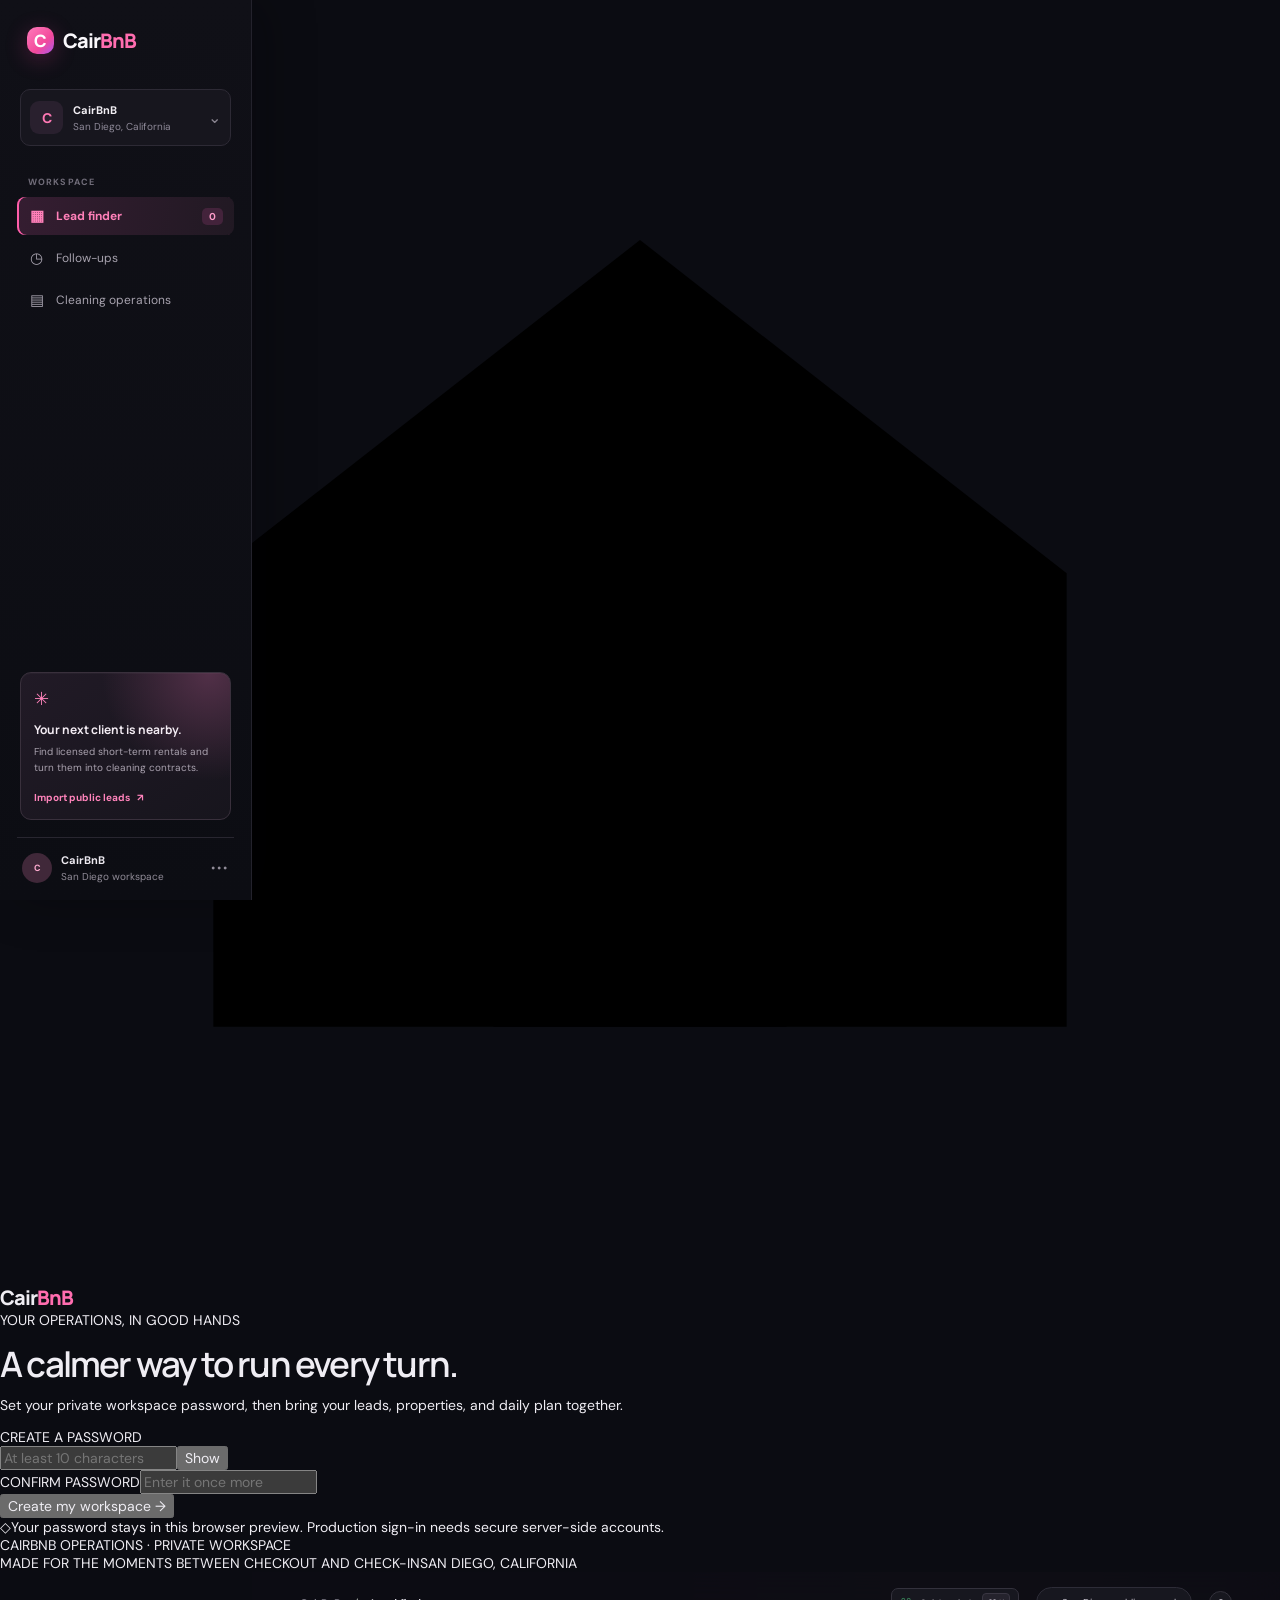
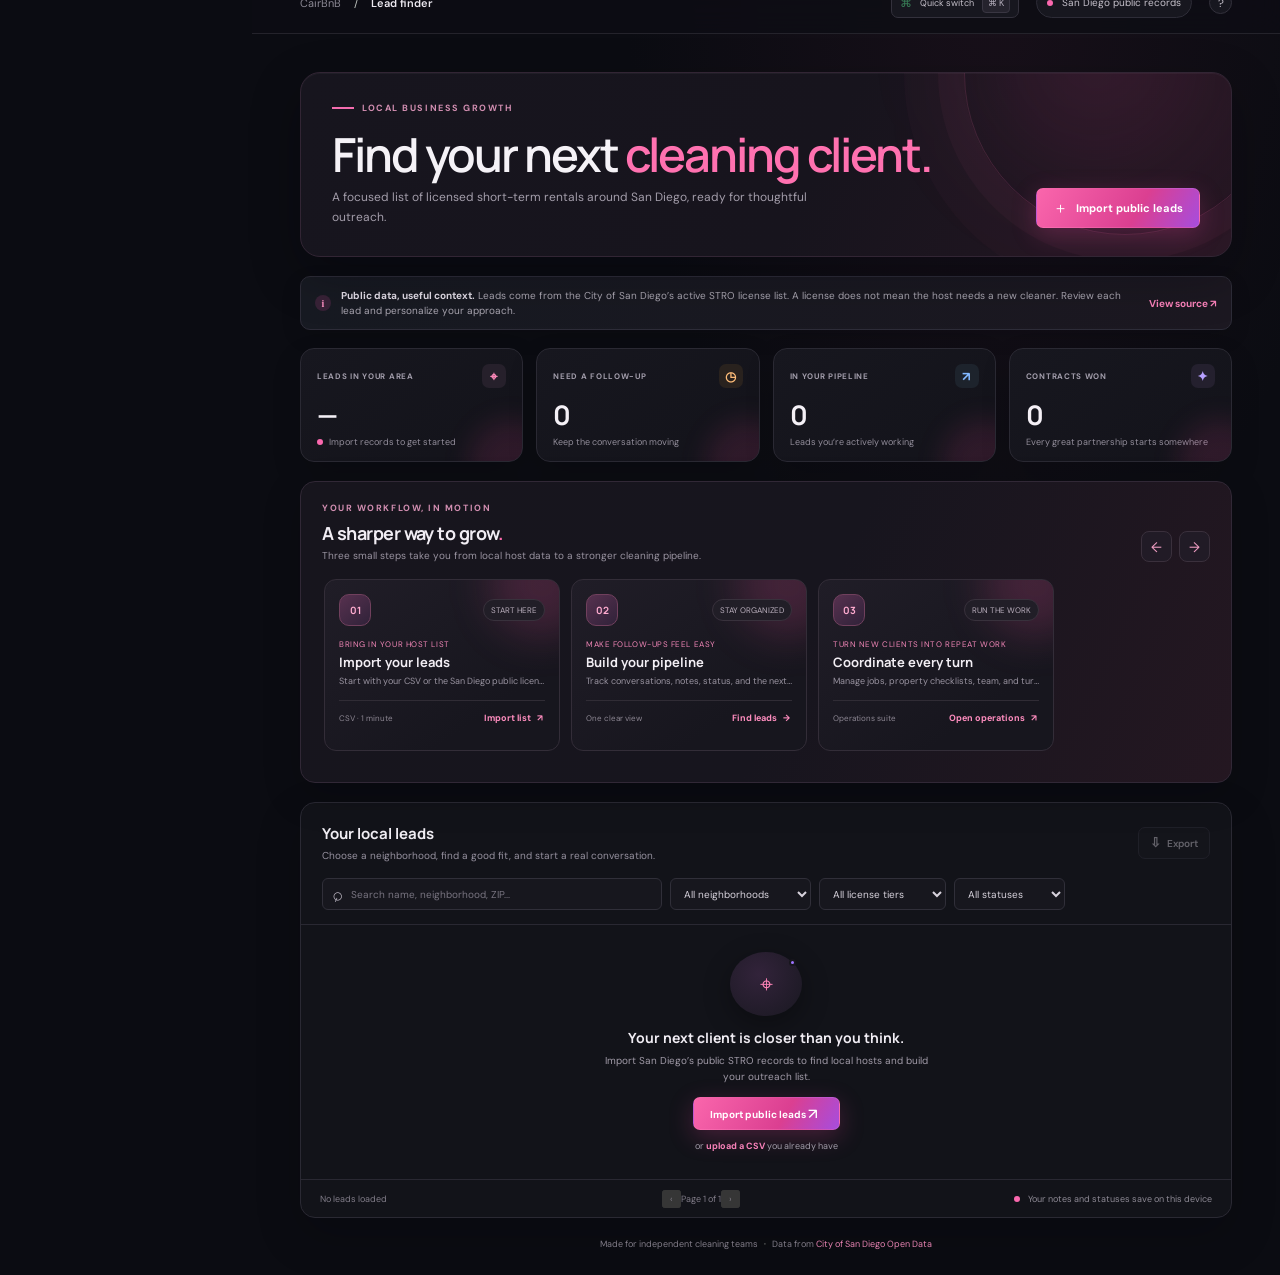
<file: index.html>
<!doctype html>
<html lang="en">
<head>
  <meta charset="utf-8" />
  <meta name="viewport" content="width=device-width,initial-scale=1" />
  <meta name="theme-color" content="#0b0c12" />
  <title>CairBnB — Host growth</title>
  <link rel="preconnect" href="https://fonts.googleapis.com">
  <link rel="preconnect" href="https://fonts.gstatic.com" crossorigin>
  <link href="https://fonts.googleapis.com/css2?family=DM+Sans:wght@400;500;600&family=Manrope:wght@400;500;600;700&family=Sora:wght@400;500;600&display=swap" rel="stylesheet">
  <link rel="stylesheet" href="styles.css" />
  <link rel="stylesheet" href="premium.css" />
  <link rel="stylesheet" href="premium-dark.css" />
</head>
<body><section class="auth-gate" id="authGate" aria-labelledby="authTitle"><div class="auth-backdrop-art"></div><div class="auth-card"><div class="auth-brand"><span class="auth-logo"><svg viewBox="0 0 48 48" role="img" aria-label="CairBnB"><path d="M8 21.5 24 9l16 12.5v17H8z"/><path d="M18.5 38.5V26h11v12.5M34 10.5V6"/><path d="m36.5 13 3 3m-11-3-3 3"/></svg></span><span class="brand-word">Cair<span>BnB</span></span></div><div class="auth-eyebrow">YOUR OPERATIONS, IN GOOD HANDS</div><h1 id="authTitle">A calmer way to run every turn.</h1><p class="auth-intro" id="authIntro">Your leads, properties, and daily plan—thoughtfully brought together.</p><div class="auth-rule"></div><form id="authForm"><label class="auth-label" for="authPassword" id="authPasswordLabel">PASSWORD</label><div class="auth-input-wrap"><input id="authPassword" name="password" type="password" autocomplete="current-password" placeholder="Enter your password" required minlength="10"><button type="button" class="auth-reveal" id="authReveal" aria-label="Show password">Show</button></div><div id="confirmPasswordWrap" hidden><label class="auth-label" for="authConfirm">CONFIRM PASSWORD</label><input id="authConfirm" class="auth-confirm" type="password" autocomplete="new-password" placeholder="Enter it once more" minlength="10"></div><div class="auth-error" id="authError" role="alert"></div><button class="auth-submit" type="submit" id="authSubmit">Sign in <span>→</span></button></form><div class="auth-foot"><span class="auth-lock">◇</span><span>Your password stays in this browser preview. Production sign-in needs secure server-side accounts.</span></div><div class="auth-version">CAIRBNB OPERATIONS · PRIVATE WORKSPACE</div></div><div class="auth-side-note"><span>MADE FOR THE MOMENTS BETWEEN CHECKOUT AND CHECK-IN</span><i></i><span>SAN DIEGO, CALIFORNIA</span></div></section>
  <aside class="sidebar">
    <a class="brand" href="#"><span class="brand-icon">C</span><span class="brand-word">Cair<span>BnB</span></span></a>
    <div class="workspace"><span class="workspace-icon">C</span><span><strong>CairBnB</strong><small>San Diego, California</small></span><span class="chevron">⌄</span></div>
    <div class="nav-label">WORKSPACE</div>
    <nav>
      <a class="nav-item active" href="#"><span class="nav-icon">▦</span> Lead finder <span class="nav-count" id="navCount">0</span></a>
      <a class="nav-item" href="#pipeline"><span class="nav-icon">◷</span> Follow-ups</a>
      <a class="nav-item" href="operations.html"><span class="nav-icon">▤</span> Cleaning operations</a>
    </nav>
    <div class="sidebar-bottom">
      <div class="upgrade-card"><div class="upgrade-spark">✳</div><strong>Your next client is nearby.</strong><p>Find licensed short-term rentals and turn them into cleaning contracts.</p><button id="sidebarImport">Import public leads <span>↗</span></button></div>
      <div class="profile"><div class="avatar">C</div><div><strong>CairBnB</strong><small>San Diego workspace</small></div><span class="more">•••</span></div>
    </div>
  </aside>

  <main class="main">
    <header class="topbar"><div class="breadcrumbs">CairBnB <span>/</span> <b>Lead finder</b></div><div class="top-actions"><button class="launcher-button" data-command-open><span>⌘</span> Quick switch <kbd>⌘ K</kbd></button><span class="source-pill"><i></i> San Diego public records</span><button class="help-button" title="About this tool">?</button></div></header>
    <section class="content">
      <div class="page-heading"><div><div class="eyebrow"><span class="eyebrow-line"></span> LOCAL BUSINESS GROWTH</div><h1>Find your next <em>cleaning client.</em></h1><p class="subtitle">A focused list of licensed short-term rentals around San Diego, ready for thoughtful outreach.</p></div><button id="importBtn" class="primary-button"><span>＋</span> Import public leads</button></div>

      <div class="data-note"><span class="note-icon">i</span><span><b>Public data, useful context.</b> Leads come from the City of San Diego’s active STRO license list. A license does not mean the host needs a new cleaner. Review each lead and personalize your approach.</span><a href="https://data.sandiego.gov/datasets/stro-licenses/" target="_blank" rel="noreferrer">View source ↗</a></div>

      <section class="stats-grid">
        <div class="stat-card"><div class="stat-top"><span>LEADS IN YOUR AREA</span><span class="stat-icon green">⌖</span></div><div class="stat-value" id="statLeads">—</div><div class="stat-foot"><span class="dot-green"></span><span id="statArea">Import records to get started</span></div></div>
        <div class="stat-card"><div class="stat-top"><span>NEED A FOLLOW-UP</span><span class="stat-icon amber">◷</span></div><div class="stat-value" id="statFollowups">0</div><div class="stat-foot">Keep the conversation moving</div></div>
        <div class="stat-card"><div class="stat-top"><span>IN YOUR PIPELINE</span><span class="stat-icon blue">↗</span></div><div class="stat-value" id="statPipeline">0</div><div class="stat-foot">Leads you’re actively working</div></div>
        <div class="stat-card"><div class="stat-top"><span>CONTRACTS WON</span><span class="stat-icon violet">✦</span></div><div class="stat-value" id="statWon">0</div><div class="stat-foot">Every great partnership starts somewhere</div></div>
      </section>

      <section class="lead-spotlight reveal" id="leadSpotlight" hidden aria-label="Featured leads"><div class="spotlight-heading"><div><div class="eyebrow">A GOOD PLACE TO START</div><h2>Fresh on your radar<span>.</span></h2><p>Swipe through new contacts and open the ones you want to work.</p></div><div class="carousel-controls"><button id="spotlightPrev" aria-label="Previous leads">←</button><button id="spotlightNext" aria-label="Next leads">→</button></div></div><div class="spotlight-track" id="spotlightTrack" tabindex="0" aria-label="Lead carousel"></div></section>

      <section class="leads-panel" id="pipeline">
        <div class="panel-heading"><div><h2>Your local leads</h2><p>Choose a neighborhood, find a good fit, and start a real conversation.</p></div><button id="exportBtn" class="secondary-button" disabled><span>⇩</span> Export</button></div>
        <div class="toolbar"><div class="searchbox"><span>⌕</span><input id="searchInput" type="search" placeholder="Search name, neighborhood, ZIP..." /></div><select id="areaFilter"><option value="">All neighborhoods</option></select><select id="tierFilter"><option value="">All license tiers</option><option>Tier 1</option><option>Tier 2</option><option>Tier 3</option><option>Tier 4</option></select><select id="statusFilter"><option value="">All statuses</option><option value="new">New lead</option><option value="contacted">Contacted</option><option value="replied">Replied</option><option value="won">Won</option><option value="not_fit">Not a fit</option></select></div>
        <div class="table-wrap"><table><thead><tr><th>HOST / LOCAL CONTACT</th><th>NEIGHBORHOOD</th><th>LICENSE</th><th>EXPIRATION</th><th>STATUS</th><th></th></tr></thead><tbody id="leadRows"></tbody></table>
          <div class="empty-state" id="emptyState"><div class="empty-art"><span>⌖</span><i></i></div><h3>Your next client is closer than you think.</h3><p>Import San Diego’s public STRO records to find local hosts and build your outreach list.</p><button class="primary-button" id="emptyImport">Import public leads <span>↗</span></button><div class="empty-secondary">or <label for="csvInput">upload a CSV</label> you already have</div></div>
        </div>
        <div class="table-footer"><span id="resultCount">No leads loaded</span><div class="table-paging"><button id="leadPrev" type="button" aria-label="Previous page" disabled>‹</button><span id="leadPage">Page 1 of 1</span><button id="leadNext" type="button" aria-label="Next page" disabled>›</button></div><span class="local-save"><i></i> Your notes and statuses save on this device</span></div>
      </section>
      <footer>Made for independent cleaning teams <span>·</span> Data from <a href="https://data.sandiego.gov/datasets/stro-licenses/" target="_blank" rel="noreferrer">City of San Diego Open Data</a></footer>
    </section>
  </main>

  <input id="csvInput" type="file" accept=".csv,text/csv" hidden />
  <div class="toast" id="toast"></div>
  <div class="command-backdrop" id="commandBackdrop"><section class="command-box"><div class="command-search"><span>⌕</span><input id="commandInput" placeholder="Search pages and actions..." autocomplete="off"><kbd>ESC</kbd></div><div class="command-label">QUICK ACTIONS</div><div id="commandResults"></div><div class="command-foot"><span>↵ to select</span><span>↑ ↓ to navigate</span><span>Esc to close</span></div></section></div>
  <div class="modal-backdrop" id="modalBackdrop"><section class="lead-modal" role="dialog" aria-modal="true" aria-labelledby="modalName"><button class="modal-close" id="modalClose">×</button><div class="modal-eyebrow">LEAD DETAILS</div><h2 id="modalName"></h2><div class="modal-sub" id="modalAddress"></div><div class="modal-meta" id="modalMeta"></div><div class="modal-label">A thoughtful first note</div><div class="message-preview" id="messagePreview" contenteditable="true" aria-label="Edit outreach message"></div><div class="message-actions"><button class="secondary-button copy-button" id="copyMessage">Copy message</button><button class="secondary-button" id="emailLead">Open email</button><button class="secondary-button" id="textLead">Open text</button><button class="secondary-button" id="profileLead">Open profile</button></div><div class="modal-label notes-label">Your notes</div><textarea id="leadNotes" placeholder="Add a reminder, conversation detail, or next step..."></textarea><div class="modal-controls"><label>Status<select id="modalStatus"><option value="new">New lead</option><option value="contacted">Contacted</option><option value="replied">Replied</option><option value="won">Won</option><option value="not_fit">Not a fit</option></select></label><label>Follow up on<input type="date" id="modalFollowup" /></label></div><button id="saveLead" class="primary-button save-button">Save lead</button><p class="privacy-note">Open email/text prepares a message in your device’s app. Review and send it yourself.</p></section></div>
  <script src="auth.js"></script>
  <script type="module" src="app.js"></script>
</body>
</html>
</file>
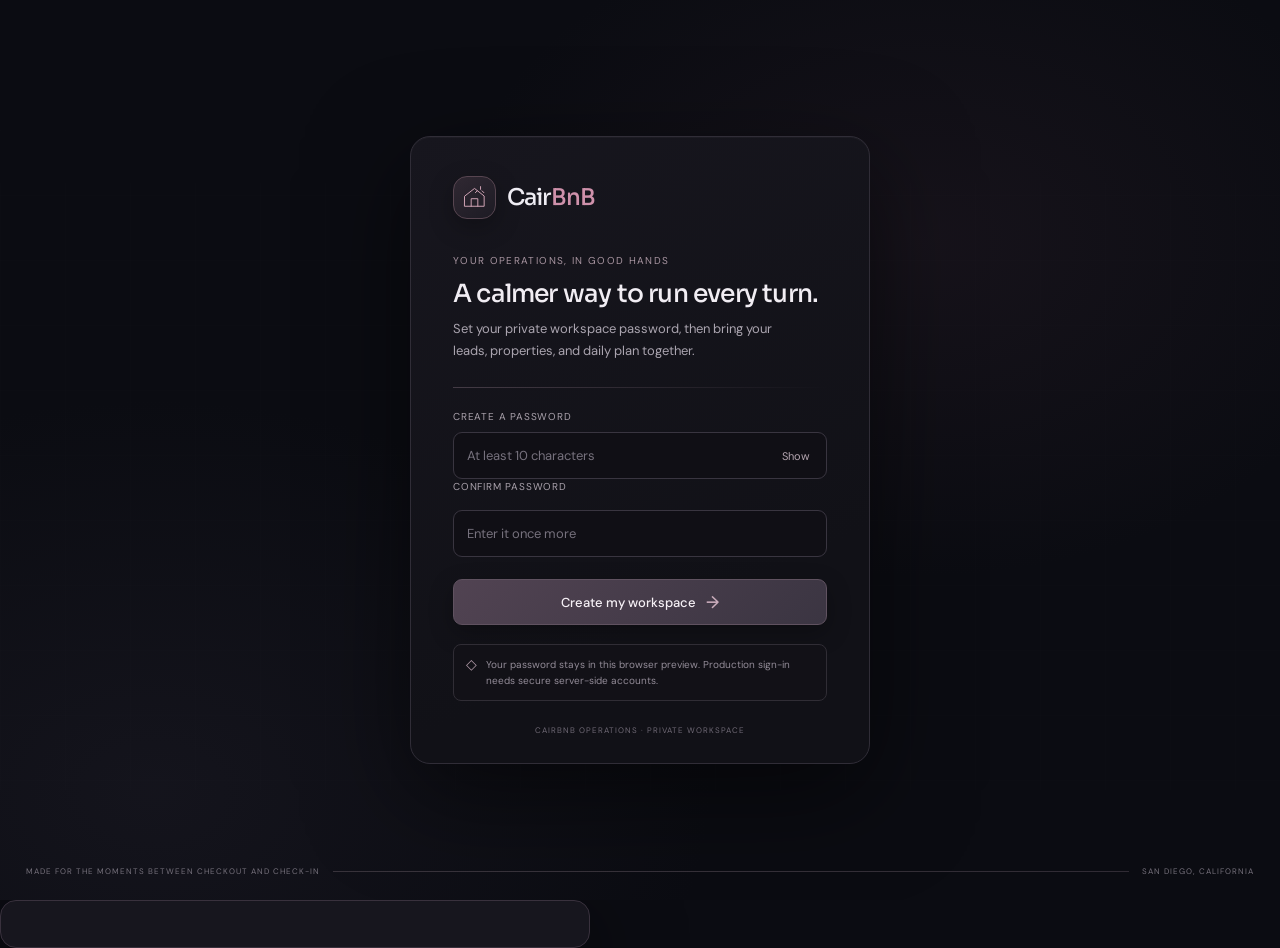
<file: operations.html>
<!doctype html>
<html lang="en"><head><meta charset="utf-8"><meta name="viewport" content="width=device-width,initial-scale=1"><meta name="theme-color" content="#0b0d12"><title>CairBnB · Operations</title><link rel="preconnect" href="https://fonts.googleapis.com"><link rel="preconnect" href="https://fonts.gstatic.com" crossorigin><link href="https://fonts.googleapis.com/css2?family=DM+Sans:wght@400;500;600&family=Manrope:wght@400;500;600;700&family=Sora:wght@400;500;600&display=swap" rel="stylesheet"><link rel="stylesheet" href="operations.css"><link rel="stylesheet" href="operations-premium.css"><link rel="stylesheet" href="operations-dark.css"><link rel="stylesheet" href="communications.css"><link rel="stylesheet" href="premium-refinement.css"></head>
<body><section class="auth-gate" id="authGate" aria-labelledby="authTitle"><div class="auth-backdrop-art"></div><div class="auth-card"><div class="auth-brand"><span class="auth-logo"><svg viewBox="0 0 48 48" role="img" aria-label="CairBnB"><path d="M8 21.5 24 9l16 12.5v17H8z"/><path d="M18.5 38.5V26h11v12.5M34 10.5V6"/><path d="m36.5 13 3 3m-11-3-3 3"/></svg></span><span class="brand-word">Cair<span>BnB</span></span></div><div class="auth-eyebrow">YOUR OPERATIONS, IN GOOD HANDS</div><h1 id="authTitle">A calmer way to run every turn.</h1><p class="auth-intro" id="authIntro">Your properties, people, and daily plan—thoughtfully brought together.</p><div class="auth-rule"></div><form id="authForm"><label class="auth-label" for="authPassword" id="authPasswordLabel">PASSWORD</label><div class="auth-input-wrap"><input id="authPassword" name="password" type="password" autocomplete="current-password" placeholder="Enter your password" required minlength="10"><button type="button" class="auth-reveal" id="authReveal" aria-label="Show password">Show</button></div><div id="confirmPasswordWrap" hidden><label class="auth-label" for="authConfirm">CONFIRM PASSWORD</label><input id="authConfirm" class="auth-confirm" type="password" autocomplete="new-password" placeholder="Enter it once more" minlength="10"></div><div class="auth-error" id="authError" role="alert"></div><button class="auth-submit" type="submit" id="authSubmit">Sign in <span>→</span></button></form><div class="auth-foot"><span class="auth-lock">◇</span><span>Your password stays in this browser preview. Production sign-in needs secure server-side accounts.</span></div><div class="auth-version">CAIRBNB OPERATIONS · PRIVATE WORKSPACE</div></div><div class="auth-side-note"><span>MADE FOR THE MOMENTS BETWEEN CHECKOUT AND CHECK-IN</span><i></i><span>SAN DIEGO, CALIFORNIA</span></div></section><aside class="ops-sidebar"><a class="ops-brand" href="index.html"><span class="brand-icon"><svg viewBox="0 0 48 48" aria-hidden="true"><path d="M8 21.5 24 9l16 12.5v17H8z"/><path d="M18.5 38.5V26h11v12.5M34 10.5V6"/><path d="m36.5 13 3 3m-11-3-3 3"/></svg></span><span class="brand-word">Cair<span>BnB</span></span></a><div class="ops-workspace"><span class="workspace-icon">C</span><span><strong>CairBnB</strong><small>San Diego, California</small></span></div><div class="ops-label">YOUR BUSINESS</div><nav id="opsNav"><button class="ops-link active" data-page="overview"><span>⌂</span> Overview</button><button class="ops-link" data-page="schedule"><span>▦</span> Schedule <b id="scheduleCount">0</b></button><button class="ops-link" data-page="properties"><span>⌂</span> Properties</button><button class="ops-link" data-page="team"><span>♙</span> Team</button><button class="ops-link" data-page="inventory"><span>▤</span> Inventory</button><button class="ops-link" data-page="finance"><span>＄</span> Invoices & payroll</button><button class="ops-link" data-page="messages"><span>✳</span> Unit inbox <b id="escalationCount">0</b></button></nav><div class="ops-sidebar-bottom"><a href="index.html">↗ &nbsp;Find new clients</a><div class="privacy-state"><i></i> Saved on this device</div></div></aside>
<main class="ops-main"><header class="ops-topbar"><div class="topbar-crumb"><button class="sidebar-toggle" id="sidebarToggle" aria-label="Collapse sidebar" title="Collapse sidebar"><span>‹</span></button><a href="index.html">CairBnB</a><span>/</span><b id="crumb">Overview</b></div><div class="topbar-right"><span class="today-label" id="todayLabel"></span><button class="shortcut-button" data-ops-commands><span>⌘ K</span> Quick switch</button><button class="top-add" id="quickAdd">＋ Add turnover</button><button class="signout-button" id="signOut">Sign out</button></div></header><div class="ops-content" id="opsContent"></div></main>
<input id="icsInput" type="file" accept=".ics,text/calendar" hidden><input id="photoInput" type="file" accept="image/*" hidden><div class="ops-toast" id="opsToast"></div><div class="ops-command-backdrop" id="opsCommands"><section class="ops-command"><div class="ops-command-title">QUICK SWITCH <button data-ops-command-close>ESC</button></div><div class="ops-command-list"> <button data-page="overview">⌂ <span>Overview</span></button><button data-page="schedule">▦ <span>Schedule & dispatch</span></button><button data-page="properties">⌂ <span>Property portfolio</span></button><button data-page="team">♙ <span>Team</span></button><button data-page="inventory">▤ <span>Inventory</span></button><button data-page="finance">＄ <span>Invoices & payroll</span></button><button data-page="messages">✳ <span>Unit inbox</span></button><button data-action="add-job">＋ <span>Schedule a turnover</span></button></div></section></div>
<div class="ops-modal-backdrop" id="opsBackdrop"><section class="ops-modal" id="opsModal"></section></div><script src="auth.js"></script><script src="operations.js"></script></body></html>
</file>
<file: styles.css>
:root{--ink:#1e2723;--muted:#85908a;--line:#e9ede9;--green:#236b4b;--green-dark:#1d5d40;--mint:#e8f2eb;--paper:#fff;--canvas:#f7f8f5;--orange:#ef9c51}*{box-sizing:border-box}body{margin:0;background:var(--canvas);color:var(--ink);font-family:'DM Sans',sans-serif;font-size:14px}button,input,select,textarea{font:inherit}button{cursor:pointer}.sidebar{width:252px;position:fixed;inset:0 auto 0 0;background:#fbfcfa;border-right:1px solid var(--line);padding:27px 17px 14px;display:flex;flex-direction:column;z-index:2}.brand{display:flex;align-items:center;gap:9px;font:800 21px Manrope,sans-serif;color:#27322c;text-decoration:none;padding:0 10px}.brand-icon{display:grid;place-items:center;width:27px;height:27px;border-radius:9px;background:#2b734f;color:white;font:800 17px Manrope;transform:rotate(-4deg)}.brand-dot{color:#4f9b6c}.workspace{display:flex;align-items:center;gap:10px;margin:35px 3px 30px;padding:11px 9px;border:1px solid var(--line);border-radius:10px}.workspace-icon{display:grid;place-items:center;width:33px;height:33px;border-radius:9px;background:#ebf1e7;color:#477053;font-weight:700}.workspace strong,.profile strong{font-size:11px;display:block;white-space:nowrap}.workspace small,.profile small{display:block;color:#98a099;font-size:10px;margin-top:3px}.chevron{margin-left:auto;color:#8e9891;font-size:16px}.nav-label{font-size:9px;letter-spacing:1.1px;color:#a0a8a1;font-weight:700;padding:0 11px 9px}.nav-item{height:38px;display:flex;align-items:center;gap:11px;padding:0 11px;color:#77827a;text-decoration:none;font-size:12px;border-radius:8px;margin-bottom:4px}.nav-item.active{background:#eaf2ec;color:#276b4a;font-weight:700}.nav-icon{font-size:15px;width:17px;text-align:center}.nav-count{margin-left:auto;background:#d6e8db;padding:2px 7px;border-radius:5px;font-size:10px}.sidebar-bottom{margin-top:auto}.upgrade-card{background:#edf3ec;border:1px solid #e0e9df;border-radius:11px;padding:14px 13px;margin:0 3px 17px}.upgrade-spark{font-size:18px;color:#4c8a5e;margin-bottom:9px}.upgrade-card strong{font:700 12px Manrope}.upgrade-card p{color:#7c887f;font-size:10px;line-height:1.55;margin:6px 0 12px}.upgrade-card button{border:0;background:transparent;color:#30744e;font-size:10px;font-weight:700;padding:0}.upgrade-card button span{padding-left:5px}.profile{border-top:1px solid var(--line);padding:15px 5px 3px;display:flex;align-items:center;gap:9px}.avatar{width:30px;height:30px;border-radius:50%;background:#e7d7c8;color:#785638;display:grid;place-items:center;font-size:9px;font-weight:700}.more{margin-left:auto;color:#9ca59e;font-size:12px;letter-spacing:2px}.main{margin-left:252px;min-height:100vh}.topbar{height:60px;border-bottom:1px solid var(--line);background:#fbfcfa;display:flex;align-items:center;justify-content:space-between;padding:0 48px}.breadcrumbs{font-size:11px;color:#98a19a}.breadcrumbs span{padding:0 10px;color:#c0c6c0}.breadcrumbs b{color:#3d4841;font-weight:600}.top-actions{display:flex;align-items:center;gap:17px}.source-pill{font-size:10px;color:#768079}.source-pill i,.local-save i,.dot-green{display:inline-block;width:6px;height:6px;background:#55a16e;border-radius:50%;margin-right:6px}.help-button{height:23px;width:23px;border:1px solid #e1e6e1;border-radius:50%;background:white;color:#7c877e;font-size:11px}.content{max-width:1280px;margin:auto;padding:43px 48px 25px}.page-heading{display:flex;align-items:flex-end;justify-content:space-between;margin-bottom:26px}.eyebrow{font-size:9px;letter-spacing:1.35px;font-weight:700;color:#7b8980;display:flex;align-items:center;gap:8px}.eyebrow-line{width:18px;height:1px;background:#82a58c}h1,h2,h3,p{margin-top:0}h1{font:600 33px Manrope,sans-serif;letter-spacing:-1.5px;margin:11px 0 8px}h1 em{font-style:normal;color:#367951}.subtitle{color:#858e88;font-size:12px;margin:0}.primary-button{border:0;border-radius:7px;background:#286b49;color:white;height:37px;padding:0 14px;font-size:11px;font-weight:700;box-shadow:0 2px 3px #173c2818}.primary-button:hover{background:var(--green-dark)}.primary-button span{font-size:15px;vertical-align:-1px;margin-right:5px}.data-note{border:1px solid #e1eadf;background:#f0f5ed;border-radius:8px;padding:11px 14px;display:flex;align-items:center;gap:10px;color:#758178;font-size:10px;line-height:1.5;margin-bottom:18px}.data-note b{color:#425148}.data-note a{white-space:nowrap;color:#397750;text-decoration:none;font-weight:700;margin-left:auto}.note-icon{width:16px;height:16px;display:grid;place-items:center;border-radius:50%;background:#dce9da;color:#50835d;font:700 10px Georgia;flex:none}.stats-grid{display:grid;grid-template-columns:repeat(4,1fr);gap:12px;margin-bottom:23px}.stat-card{background:white;border:1px solid var(--line);border-radius:9px;padding:15px 16px 13px;min-height:104px;box-shadow:0 2px 5px #18281e04}.stat-top{display:flex;justify-content:space-between;align-items:center;color:#929b94;letter-spacing:.7px;font-size:8px;font-weight:700}.stat-icon{width:24px;height:24px;border-radius:7px;display:grid;place-items:center;font-size:13px}.green{background:#edf5ee;color:#4b8c5d}.amber{background:#fbf1e7;color:#ca8a48}.blue{background:#edf2f8;color:#6d8aa5}.violet{background:#f2eff9;color:#8c79ae}.stat-value{font:700 23px Manrope,sans-serif;letter-spacing:-.5px;margin:8px 0 3px}.stat-foot{font-size:9px;color:#9aa39c}.leads-panel{background:white;border:1px solid var(--line);border-radius:10px;overflow:hidden;box-shadow:0 2px 6px #18281e04}.panel-heading{padding:18px 19px 14px;display:flex;align-items:center;justify-content:space-between}.panel-heading h2{font:700 14px Manrope;margin:0 0 5px}.panel-heading p{font-size:10px;color:#929b94;margin:0}.secondary-button{border:1px solid #e2e7e2;border-radius:6px;height:31px;padding:0 11px;background:white;color:#66736a;font-size:10px;font-weight:600}.secondary-button:hover:not(:disabled){background:#f8faf8}.secondary-button:disabled{opacity:.45;cursor:not-allowed}.secondary-button span{font-size:13px;margin-right:4px}.toolbar{display:flex;align-items:center;gap:8px;padding:0 19px 14px}.searchbox{height:32px;max-width:340px;flex:1;display:flex;align-items:center;border:1px solid #e8ece8;border-radius:6px;padding:0 9px;color:#a0aaa2}.searchbox>span{font-size:18px;transform:rotate(-20deg);margin-right:6px}.searchbox input{border:0;outline:0;background:transparent;width:100%;font-size:10px;color:#354139}.searchbox input::placeholder{color:#a4aca5}.toolbar select,.modal-controls select,.modal-controls input{height:32px;border:1px solid #e8ece8;border-radius:6px;background:white;color:#68756c;padding:0 25px 0 9px;font-size:10px;outline:none}.toolbar select{max-width:165px}.table-wrap{position:relative;min-height:255px;border-top:1px solid #f0f2ef}.table-wrap table{border-collapse:collapse;width:100%;text-align:left}.table-wrap th{height:34px;background:#fbfcfa;color:#a0a8a1;font-size:8px;letter-spacing:.65px;font-weight:700;padding:0 12px}.table-wrap td{padding:11px 12px;border-top:1px solid #f0f2ef;font-size:10px;color:#657169;vertical-align:middle}.table-wrap th:first-child,.table-wrap td:first-child{padding-left:19px}.contact-name{font-size:11px;color:#303b34;font-weight:700}.contact-sub{font-size:9px;color:#a0a9a1;margin-top:3px}.location-name{color:#48554c;font-weight:600}.location-zip{font-size:9px;color:#a0a9a1;margin-top:3px}.license-pill{display:inline-block;background:#f4f5f2;border:1px solid #ecefea;border-radius:4px;padding:3px 6px;color:#79837b;font-size:9px}.expiry{color:#6f7c72;font-size:10px}.expiry.soon{color:#be8344}.status-pill{display:inline-flex;align-items:center;gap:5px;padding:4px 7px;border-radius:20px;font-size:9px;white-space:nowrap}.status-pill:before{content:'';width:5px;height:5px;border-radius:50%;background:currentColor}.status-new{background:#f0f4f0;color:#7d8980}.status-contacted{background:#eef3f9;color:#6688a8}.status-replied{background:#f7f0e8;color:#b48045}.status-won{background:#eaf4ec;color:#4d9161}.status-not_fit{background:#f5eeee;color:#aa7777}.row-actions{display:flex;justify-content:flex-end;gap:6px}.icon-action{width:25px;height:25px;border:1px solid #edf0ed;background:white;border-radius:6px;color:#79867c;font-size:12px}.icon-action:hover{border-color:#bad0bf;color:#31724d}.empty-state{display:none;position:absolute;inset:0;background:#fff;flex-direction:column;align-items:center;justify-content:center;text-align:center;padding:24px}.empty-state.show{display:flex}.empty-art{position:relative;width:65px;height:55px;border-radius:50%;background:#f0f5ee;display:grid;place-items:center;color:#5b9169;font-size:23px;margin-bottom:12px}.empty-art i{position:absolute;width:7px;height:7px;border:2px solid white;background:#d79a59;border-radius:50%;top:7px;right:6px}.empty-state h3{font:700 13px Manrope;margin:0 0 6px}.empty-state p{font-size:10px;color:#939d95;max-width:340px;line-height:1.55;margin-bottom:13px}.empty-state .primary-button{height:33px;font-size:10px}.empty-secondary{font-size:9px;color:#a0a8a2;margin-top:10px}.empty-secondary label{color:#438159;font-weight:700;cursor:pointer}.table-footer{height:38px;border-top:1px solid #f0f2ef;display:flex;align-items:center;justify-content:space-between;padding:0 19px;color:#a0a8a1;font-size:9px}.local-save{color:#909b92}footer{text-align:center;color:#a0a8a1;font-size:9px;padding:20px 0 0}footer span{padding:0 4px;color:#c4cac4}footer a{color:#668d6e;text-decoration:none}.toast{position:fixed;bottom:25px;left:50%;transform:translate(-50%,20px);opacity:0;pointer-events:none;background:#26372c;color:white;padding:10px 16px;border-radius:7px;font-size:11px;box-shadow:0 7px 25px #18281e20;transition:.2s;z-index:8}.toast.show{transform:translate(-50%,0);opacity:1}.modal-backdrop{display:none;position:fixed;inset:0;background:#14211b70;z-index:10;align-items:center;justify-content:center;padding:20px}.modal-backdrop.open{display:flex}.lead-modal{width:min(480px,100%);max-height:90vh;overflow:auto;position:relative;background:white;border-radius:12px;padding:26px;box-shadow:0 16px 60px #0002}.modal-close{position:absolute;right:17px;top:14px;border:0;background:transparent;color:#87928a;font-size:24px}.modal-eyebrow,.modal-label{color:#87948a;font-size:9px;letter-spacing:.8px;font-weight:700}.lead-modal h2{font:700 20px Manrope;margin:9px 0 3px}.modal-sub{font-size:11px;color:#8e9990}.modal-meta{display:flex;gap:7px;margin:13px 0 18px;flex-wrap:wrap}.modal-meta span{padding:5px 8px;border-radius:5px;background:#f3f6f2;color:#69766d;font-size:9px}.message-preview{background:#f8faf7;border:1px solid #edf0eb;border-radius:7px;padding:12px;margin:8px 0 7px;font-size:11px;line-height:1.6;color:#58655b;white-space:pre-line}.copy-button{height:28px}.notes-label{display:block;margin:19px 0 7px}.lead-modal textarea{width:100%;min-height:68px;border:1px solid #e6ebe6;border-radius:6px;padding:9px;font-size:10px;resize:vertical;outline-color:#87aa91}.modal-controls{display:grid;grid-template-columns:1fr 1fr;gap:11px;margin-top:14px}.modal-controls label{font-size:9px;font-weight:700;color:#7d8980}.modal-controls select,.modal-controls input{display:block;width:100%;margin-top:5px;padding-right:8px}.save-button{width:100%;margin-top:16px}.privacy-note{text-align:center;color:#a0a8a1;font-size:9px;margin:10px 0 0}.file-drag{outline:3px solid #95bd9e}.mobile-menu{display:none}@media(max-width:1100px){.content{padding-left:30px;padding-right:30px}.topbar{padding:0 30px}.toolbar{flex-wrap:wrap}.searchbox{max-width:none;min-width:100%}.table-wrap{overflow:auto}.table-wrap table{min-width:770px}}@media(max-width:760px){.sidebar{width:62px;padding:20px 8px}.brand{padding:0;justify-content:center}.brand>span:last-child,.workspace,.nav-label,.nav-item:not(.active),.nav-item.active{font-size:0}.nav-item{padding:0;justify-content:center}.nav-item .nav-icon{font-size:16px}.nav-count,.upgrade-card,.profile>div:not(.avatar),.profile .more{display:none}.profile{justify-content:center;padding:13px 0}.main{margin-left:62px}.topbar{height:52px;padding:0 16px}.content{padding:29px 16px}.page-heading{align-items:flex-start;gap:14px;flex-direction:column}h1{font-size:28px}.page-heading .primary-button{align-self:flex-start}.data-note{align-items:flex-start}.data-note a{display:none}.stats-grid{grid-template-columns:repeat(2,1fr);gap:8px}.stat-card{padding:12px;min-height:96px}.stat-top{font-size:7px}.panel-heading{padding:15px 13px}.toolbar{padding:0 13px 12px}.table-footer{padding:0 12px}.local-save{font-size:8px}.source-pill{font-size:9px}.breadcrumbs{font-size:10px}}
:is(button.secondary-button):disabled{opacity:.42;cursor:not-allowed}.message-actions{display:flex;gap:6px;flex-wrap:wrap}.message-preview[contenteditable="true"]{outline:none;min-height:90px}.message-preview[contenteditable="true"]:focus{border-color:#a9c6af;box-shadow:0 0 0 2px #e8f2eb}
:root{--ink:#1c2923;--muted:#829087;--line:#e8ebe5;--green:#176b4c;--green-dark:#10583f;--mint:#eaf3ed;--canvas:#f6f6f2}body{background:radial-gradient(ellipse at 85% 2%,#e8f0e7 0,transparent 29%),var(--canvas);color:#1c2923}.sidebar{background:linear-gradient(180deg,#10271e 0%,#132d23 100%);border-right:0;box-shadow:5px 0 28px #11291c0d}.brand{color:#f7f8f4}.brand-icon{background:linear-gradient(135deg,#d7b76e,#a78d50);color:#13281e;border-radius:10px;box-shadow:0 4px 12px #d2af5840}.brand-dot{color:#d9bd78}.workspace{border-color:#ffffff1a;background:#ffffff08}.workspace-icon{background:#dce9dd;color:#1c6647}.workspace strong{color:#f1f5ef}.workspace small{color:#a6b8ac}.chevron{color:#83988b}.nav-label{color:#789082}.nav-item{color:#b2c2b6}.nav-item.active{background:linear-gradient(105deg,#d8e9da,#ebf3e9);color:#185c3f;box-shadow:inset 3px 0 #c3a35d}.nav-count{background:#d7e8da}.upgrade-card{background:linear-gradient(155deg,#203d30,#1b352a);border-color:#ffffff14}.upgrade-card strong{color:#f3f5ef}.upgrade-card p{color:#a8b8ad}.upgrade-spark{color:#d8bc79}.upgrade-card button{color:#d5bd83}.profile{border-color:#ffffff18}.profile strong{color:#e7eee8}.profile small,.more{color:#9aafa0}.avatar{background:#e4d4b2;color:#4a412b}.main{background:transparent}.topbar{background:#ffffffbd;backdrop-filter:blur(18px);border-color:#e4e9e3}.breadcrumbs{color:#8b968e}.source-pill{background:#fff;padding:8px 10px;border:1px solid #e7ece6;border-radius:20px;color:#67756b}.content{padding-top:45px}.eyebrow{color:#668474}.eyebrow-line{height:2px;background:#c1a45f}.page-heading{margin-bottom:29px}h1{font-size:35px;letter-spacing:-1.8px}.primary-button{background:linear-gradient(135deg,#237b55,#135d40);box-shadow:0 6px 16px #1d6e4930;transition:transform .18s,box-shadow .18s}.primary-button:hover{transform:translateY(-1px);box-shadow:0 9px 20px #1d6e493b}.data-note{background:linear-gradient(90deg,#eef4ec,#f6f7f2);border-color:#dfe8dd;border-radius:10px;box-shadow:0 2px 9px #15342006}.stat-card,.leads-panel{border-color:#e5e9e3;border-radius:13px;box-shadow:0 4px 18px #23392d08;transition:transform .18s,box-shadow .18s}.stat-card:hover{transform:translateY(-2px);box-shadow:0 9px 22px #23392d0d}.stat-value{font-size:25px}.panel-heading{padding-top:20px}.table-wrap td{padding-top:14px;padding-bottom:14px}.table-wrap tr{transition:background .15s}.table-wrap tbody tr:hover{background:#f9fbf8}.table-wrap th{background:#fafbf9}.secondary-button,.help-button{transition:background .15s,border-color .15s,transform .15s}.secondary-button:hover:not(:disabled){border-color:#c9d9cb}.empty-art{width:72px;height:64px;background:radial-gradient(circle at 40% 35%,#fff,#e5efe5);box-shadow:0 7px 20px #235c3514}.empty-state h3{font-size:14px}.toast{border:1px solid #ffffff18;box-shadow:0 12px 36px #0e201744}.lead-modal{border-radius:17px}.modal-backdrop{backdrop-filter:blur(5px)}.launcher-button{height:30px;display:flex;align-items:center;gap:8px;border:1px solid #e4e9e4;background:#fff;border-radius:7px;padding:0 8px;color:#66736a;font-size:9px}.launcher-button>span{font-size:12px;color:#398058}.launcher-button kbd,.command-search kbd,.command-result kbd{font:9px 'DM Sans',sans-serif;color:#8d988f;background:#f2f4f1;border:1px solid #e8ece7;border-radius:4px;padding:3px 5px}.command-backdrop{display:none;position:fixed;inset:0;z-index:30;align-items:flex-start;justify-content:center;background:#12271e70;backdrop-filter:blur(5px);padding-top:16vh}.command-backdrop.open{display:flex}.command-box{width:min(540px,calc(100% - 28px));background:#fff;border:1px solid #e6ebe5;border-radius:14px;box-shadow:0 28px 90px #0c21183d;overflow:hidden}.command-search{height:54px;display:flex;align-items:center;gap:11px;padding:0 15px;border-bottom:1px solid #edf0ec;color:#63816d}.command-search>span{font-size:22px}.command-search input{flex:1;border:0;outline:0;font-size:13px;color:#26342b}.command-label{padding:14px 15px 7px;font-size:8px;letter-spacing:1px;color:#9aa39b;font-weight:700}.command-result{width:calc(100% - 16px);margin:2px 8px;padding:10px 9px;border:0;border-radius:8px;background:white;display:flex;align-items:center;gap:10px;text-align:left;color:#6c786f}.command-result:hover,.command-result.selected{background:#eff5ef}.command-result-icon{width:28px;height:28px;border-radius:8px;display:grid;place-items:center;background:#eaf3eb;color:#397951}.command-result b{display:block;font-size:10px;color:#36443a}.command-result small{display:block;font-size:9px;color:#9aa39b;margin-top:3px}.command-result kbd{margin-left:auto}.command-empty{padding:23px;text-align:center;color:#9ba59d;font-size:10px}.command-foot{height:34px;display:flex;align-items:center;justify-content:flex-end;gap:16px;padding:0 13px;border-top:1px solid #eef1ed;color:#a0a9a1;font-size:8px;background:#fbfcfa}.message-actions{margin-bottom:6px}.message-preview[contenteditable="true"]{min-height:96px}@media(max-width:760px){.launcher-button{font-size:0;padding:0 8px}.launcher-button kbd{display:none}.topbar{background:#ffffffed}.content{padding-top:28px}}

.no-match{text-align:center!important;padding:28px!important;color:#9ca59e!important;font-size:11px!important}
</file>
<file: premium.css>
:root{--ink:#1c2923;--muted:#829087;--line:#e8ebe5;--green:#176b4c;--green-dark:#10583f;--mint:#eaf3ed;--canvas:#f6f6f2}
body{background:radial-gradient(ellipse at 85% 2%,#e8f0e7 0,transparent 29%),var(--canvas);color:#1c2923}
.sidebar{background:linear-gradient(180deg,#10271e,#152f24);border:0;box-shadow:5px 0 28px #11291c0d}
.brand{color:#f7f8f4}.brand-icon{background:linear-gradient(135deg,#d7b76e,#a78d50);color:#13281e;border-radius:10px;box-shadow:0 4px 12px #d2af5840}.brand-dot{color:#d9bd78}
.workspace{border-color:#ffffff1a;background:#ffffff08}.workspace-icon{background:#dce9dd;color:#1c6647}.workspace strong{color:#f1f5ef}.workspace small{color:#a6b8ac}.chevron{color:#83988b}
.nav-label{color:#789082}.nav-item{color:#b2c2b6}.nav-item.active{background:linear-gradient(105deg,#d8e9da,#ebf3e9);color:#185c3f;box-shadow:inset 3px 0 #c3a35d}.nav-count{background:#d7e8da}
.upgrade-card{background:linear-gradient(155deg,#203d30,#1b352a);border-color:#ffffff14}.upgrade-card strong{color:#f3f5ef}.upgrade-card p{color:#a8b8ad}.upgrade-spark{color:#d8bc79}.upgrade-card button{color:#d5bd83}.profile{border-color:#ffffff18}.profile strong{color:#e7eee8}.profile small,.more{color:#9aafa0}.avatar{background:#e4d4b2;color:#4a412b}
.main{background:transparent}.topbar{background:#ffffffbd;backdrop-filter:blur(18px);border-color:#e4e9e3}.breadcrumbs{color:#8b968e}.source-pill{background:#fff;padding:8px 10px;border:1px solid #e7ece6;border-radius:20px;color:#67756b}.content{padding-top:45px}
.eyebrow{color:#668474}.eyebrow-line{height:2px;background:#c1a45f}.page-heading{margin-bottom:29px}h1{font-size:35px;letter-spacing:-1.8px}
.primary-button{background:linear-gradient(135deg,#237b55,#135d40);box-shadow:0 6px 16px #1d6e4930;transition:transform .18s,box-shadow .18s}.primary-button:hover{transform:translateY(-1px);box-shadow:0 9px 20px #1d6e493b}
.data-note{background:linear-gradient(90deg,#eef4ec,#f6f7f2);border-color:#dfe8dd;border-radius:10px;box-shadow:0 2px 9px #15342006}.stat-card,.leads-panel{border-color:#e5e9e3;border-radius:13px;box-shadow:0 4px 18px #23392d08;transition:transform .18s,box-shadow .18s}.stat-card:hover{transform:translateY(-2px);box-shadow:0 9px 22px #23392d0d}.stat-value{font-size:25px}.panel-heading{padding-top:20px}.table-wrap td{padding-top:14px;padding-bottom:14px}.table-wrap tr{transition:background .15s}.table-wrap tbody tr:hover{background:#f9fbf8}.table-wrap th{background:#fafbf9}
.secondary-button,.help-button{transition:background .15s,border-color .15s,transform .15s}.secondary-button:hover:not(:disabled){border-color:#c9d9cb}.empty-art{width:72px;height:64px;background:radial-gradient(circle at 40% 35%,#fff,#e5efe5);box-shadow:0 7px 20px #235c3514}.empty-state h3{font-size:14px}.toast{border:1px solid #ffffff18;box-shadow:0 12px 36px #0e201744}.lead-modal{border-radius:17px}.modal-backdrop{backdrop-filter:blur(5px)}
.launcher-button{height:30px;display:flex;align-items:center;gap:8px;border:1px solid #e4e9e4;background:#fff;border-radius:7px;padding:0 8px;color:#66736a;font-size:9px}.launcher-button>span{font-size:12px;color:#398058}.launcher-button kbd,.command-search kbd,.command-result kbd{font:9px 'DM Sans',sans-serif;color:#8d988f;background:#f2f4f1;border:1px solid #e8ece7;border-radius:4px;padding:3px 5px}
.command-backdrop{display:none;position:fixed;inset:0;z-index:30;align-items:flex-start;justify-content:center;background:#12271e70;backdrop-filter:blur(5px);padding-top:16vh}.command-backdrop.open{display:flex}.command-box{width:min(540px,calc(100% - 28px));background:#fff;border:1px solid #e6ebe5;border-radius:14px;box-shadow:0 28px 90px #0c21183d;overflow:hidden}.command-search{height:54px;display:flex;align-items:center;gap:11px;padding:0 15px;border-bottom:1px solid #edf0ec;color:#63816d}.command-search>span{font-size:22px}.command-search input{flex:1;border:0;outline:0;font-size:13px;color:#26342b}.command-label{padding:14px 15px 7px;font-size:8px;letter-spacing:1px;color:#9aa39b;font-weight:700}.command-result{width:calc(100% - 16px);margin:2px 8px;padding:10px 9px;border:0;border-radius:8px;background:white;display:flex;align-items:center;gap:10px;text-align:left;color:#6c786f}.command-result:hover,.command-result.selected{background:#eff5ef}.command-result-icon{width:28px;height:28px;border-radius:8px;display:grid;place-items:center;background:#eaf3eb;color:#397951}.command-result b{display:block;font-size:10px;color:#36443a}.command-result small{display:block;font-size:9px;color:#9aa39b;margin-top:3px}.command-result kbd{margin-left:auto}.command-empty{padding:23px;text-align:center;color:#9ba59d;font-size:10px}.command-foot{height:34px;display:flex;align-items:center;justify-content:flex-end;gap:16px;padding:0 13px;border-top:1px solid #eef1ed;color:#a0a9a1;font-size:8px;background:#fbfcfa}.message-actions{margin-bottom:6px}.message-preview[contenteditable="true"]{min-height:96px}
@media(max-width:760px){.launcher-button{font-size:0;padding:0 8px}.launcher-button kbd{display:none}.topbar{background:#ffffffed}.content{padding-top:28px}}
</file>
<file: premium-dark.css>
:root{color-scheme:dark;--ink:#f0edf4;--muted:#9a96a4;--line:#272630;--green:#f2499b;--green-dark:#d93783;--mint:#251824;--paper:#13131a;--canvas:#0b0c12;--pink:#f2499b;--violet:#8f73ff}
html{scroll-behavior:smooth;scroll-padding-top:80px}body{background:#0b0c12;color:#efedf3;font-family:'DM Sans',sans-serif}::selection{background:#f2499b60;color:white}button,input,select,textarea{color:inherit}button:focus-visible,a:focus-visible,input:focus-visible,select:focus-visible,textarea:focus-visible{outline:2px solid #f2499b;outline-offset:3px}
.sidebar{background:linear-gradient(180deg,#101017 0%,#0c0d13 100%);border-right:1px solid #23222c;box-shadow:14px 0 46px #05050940}.brand{color:#faf8fc}.brand-icon{background:linear-gradient(135deg,#ff7bbb,#f2499b 62%,#ad57ef);color:#fff;box-shadow:0 5px 22px #e53e9445;transform:none}.brand-word{font:800 20px Manrope,sans-serif;letter-spacing:-1px}.brand-word span{color:#ff6daf}.workspace{background:#17161e;border-color:#2d2a35}.workspace-icon{background:#29202e;color:#ff78b4}.workspace strong{color:#f3f0f5}.workspace small{color:#8e8998}.chevron{color:#8c8793}.nav-label{color:#716d7a}.nav-item{color:#a7a2ae;transition:background .18s,color .18s,transform .18s}.nav-item:hover{background:#1a1922;color:#f1edf4;transform:translateX(2px)}.nav-item.active{background:linear-gradient(100deg,#351d31,#211923);color:#ff80b9;box-shadow:inset 2px 0 #ff5eaa}.nav-count{background:#43233b;color:#ff9bca}.upgrade-card{background:radial-gradient(circle at 90% 0,#523048 0,transparent 45%),linear-gradient(145deg,#211a26,#17151d);border-color:#39303c;box-shadow:inset 0 1px #ffffff08}.upgrade-card strong{color:#f4edf4}.upgrade-card p{color:#aaa2af}.upgrade-spark,.upgrade-card button{color:#ff83bb}.profile{border-color:#282630}.profile strong{color:#edeaf1}.profile small,.more{color:#918c98}.avatar{background:#402839;color:#ffabd0}
.main{background:radial-gradient(ellipse at 72% 0,#28152378 0,transparent 35%)}.topbar{height:62px;background:#0d0e14d9;border-color:#24232b;backdrop-filter:blur(22px)}.breadcrumbs{color:#8c8995}.breadcrumbs b{color:#ece9f0}.source-pill{background:#17171f;border-color:#2d2c37;color:#c5c0ca}.source-pill i,.local-save i,.dot-green{background:#fa68ae}.help-button{background:#17171f;border-color:#33313c;color:#c5c0ca}.content{max-width:1370px;padding-top:38px}.page-heading{position:relative;overflow:hidden;min-height:185px;padding:28px 31px;margin-bottom:19px;border:1px solid #322534;border-radius:20px;background:linear-gradient(116deg,#17151e 0%,#17141d 55%,#251622 100%);box-shadow:0 18px 50px #0505094a,inset 0 1px #ffffff0a}.page-heading:before{content:'';position:absolute;width:320px;height:320px;right:-55px;top:-160px;border-radius:50%;border:1px solid #ed68a52a;box-shadow:0 0 0 26px #ed68a509,0 0 0 60px #ed68a506}.page-heading:after{content:'';position:absolute;width:220px;height:220px;right:25px;top:-125px;background:#ee4f9b1c;filter:blur(60px);border-radius:50%}.page-heading>div,.page-heading>button{position:relative;z-index:1}.eyebrow{color:#d28eb1;letter-spacing:1.55px}.eyebrow-line{background:#f36cae;width:22px}.page-heading h1{font-size:clamp(34px,4vw,47px);line-height:1.07;letter-spacing:-2.1px;color:#f5f2f7;margin:15px 0 9px}.page-heading h1 em{color:#ff71b0}.subtitle{font-size:12px;color:#a39daa;max-width:500px;line-height:1.65}.primary-button{height:40px;padding:0 16px;background:linear-gradient(120deg,#fa66ac,#db3f91 62%,#a64dde);box-shadow:0 7px 24px #e4439740;color:white;border:1px solid #ff8cc333;transition:transform .18s,box-shadow .18s,filter .18s}.primary-button:hover{background:linear-gradient(120deg,#ff80b8,#e64c9c 62%,#b45df0);transform:translateY(-2px);box-shadow:0 12px 30px #e4439750}.primary-button span{font-weight:500}
.data-note{background:linear-gradient(95deg,#171a22,#1c1821);border:1px solid #2d2c38;border-radius:10px;color:#aaa6b1;box-shadow:0 7px 20px #05050920}.data-note b{color:#e4dfe9}.data-note a{color:#fa82ba}.note-icon{background:#382237;color:#ff91c3}.stats-grid{gap:13px;margin:0 0 19px}.stat-card{position:relative;overflow:hidden;min-height:108px;background:linear-gradient(145deg,#17171f,#13131a);border:1px solid #2a2933;border-radius:14px;box-shadow:0 12px 30px #05050920;transition:transform .22s,border-color .22s,box-shadow .22s}.stat-card:after{content:'';position:absolute;width:85px;height:85px;right:-32px;bottom:-44px;border-radius:50%;background:#e94a9720;filter:blur(13px)}.stat-card:hover{transform:translateY(-3px);border-color:#594052;box-shadow:0 16px 34px #05050945}.stat-top{color:#a29dab}.stat-icon{background:#26202b;color:#ff8abb}.stat-icon.amber{background:#29221e;color:#ffbd79}.stat-icon.blue{background:#1d232c;color:#83b8ff}.stat-icon.violet{background:#24202e;color:#b7a1ff}.stat-value{color:#f4f0f6;font-size:27px}.stat-foot{color:#928d9a}
.leads-panel{background:#121319;border:1px solid #2a2933;border-radius:15px;box-shadow:0 18px 46px #05050930;overflow:hidden}.panel-heading{padding:20px 21px 16px}.panel-heading h2{font-size:15px;color:#f0edf3}.panel-heading p{color:#96919f}.secondary-button{height:32px;background:#1a1921;color:#d4cfda;border-color:#34323e;border-radius:7px}.secondary-button:hover:not(:disabled){background:#25222d;border-color:#69445d}.secondary-button:disabled{opacity:.4}.toolbar{padding-left:21px;padding-right:21px}.searchbox{background:#17171e;border-color:#302f39;color:#bdb7c3}.searchbox input{color:#eeeaf1}.searchbox input::placeholder{color:#787480}.toolbar select,.modal-controls select,.modal-controls input{background:#17171e;border-color:#302f39;color:#d7d2dc}.toolbar select option,.modal-controls select option{background:#17171e;color:#e8e3ed}.table-wrap{border-color:#292832}.table-wrap th{background:#17171d;color:#8d8895}.table-wrap td{border-color:#24232c;color:#b5b0bb}.table-wrap tbody tr:hover{background:#1a1921}.contact-name{color:#f1edf4}.contact-sub,.location-zip{color:#817c89}.location-name{color:#ded9e3}.license-pill{background:#201d27;border-color:#332e3a;color:#c2bbc8}.expiry{color:#c5bdc9}.status-new{background:#211f28;color:#bab3c1}.status-contacted{background:#1d2530;color:#9bbce5}.status-replied{background:#2c241c;color:#e6b77d}.status-won{background:#1d2b25;color:#9ad0ac}.status-not_fit{background:#2a2024;color:#dfa0ad}.icon-action{background:#1a1921;border-color:#312f3a;color:#bcb6c3}.icon-action:hover{border-color:#ee6da9;color:#ff88bb}.table-footer{border-color:#292832;color:#817c88}.local-save{color:#8d8994}.empty-state{background:#121319}.empty-state h3{color:#f1edf4}.empty-state p,.empty-secondary{color:#a19ba8}.empty-secondary label{color:#fa82ba}.empty-art{background:radial-gradient(circle at 40% 35%,#32233a,#191821);box-shadow:0 8px 28px #0005;color:#ff84b9}.empty-art i{border-color:#17161d;background:#9f74ff}
.lead-spotlight{position:relative;margin:0 0 19px;padding:20px 21px 21px;border:1px solid #312836;border-radius:15px;overflow:hidden;background:linear-gradient(115deg,#17151d,#17151e 54%,#241721);box-shadow:0 13px 38px #05050930}.lead-spotlight[hidden]{display:none}.spotlight-heading{display:flex;justify-content:space-between;align-items:flex-end;margin-bottom:15px}.spotlight-heading h2{font:700 18px Manrope,sans-serif;letter-spacing:-.55px;color:#f1edf4;margin:7px 0 4px}.spotlight-heading h2 span{color:#fb69ac}.spotlight-heading p{font-size:10px;color:#9993a0;margin:0}.carousel-controls{display:flex;gap:7px}.carousel-controls button{width:31px;height:31px;border:1px solid #3a303c;border-radius:8px;background:#211b26;color:#ed9cc1;transition:all .15s}.carousel-controls button:hover{background:#392238;border-color:#75415e;color:#ffafd0;transform:translateY(-1px)}.spotlight-track{display:flex;gap:11px;overflow-x:auto;padding:2px 2px 10px;scroll-snap-type:x mandatory;scroll-behavior:smooth;scrollbar-width:thin;scrollbar-color:#5a3c52 transparent}.spotlight-track::-webkit-scrollbar{height:5px}.spotlight-track::-webkit-scrollbar-thumb{background:#574052;border-radius:9px}.spotlight-card{position:relative;isolation:isolate;flex:0 0 236px;min-height:172px;overflow:hidden;padding:14px;border:1px solid #332d38;border-radius:12px;background:linear-gradient(145deg,#201d27,#17161e 74%);scroll-snap-align:start;transition:transform .2s,border-color .2s,box-shadow .2s;animation:card-arrive .48s both;animation-delay:calc(var(--card-order)*45ms)}.spotlight-card:hover{transform:translateY(-3px);border-color:#80516f;box-shadow:0 12px 26px #03030760}.spotlight-card-glow{position:absolute;z-index:-1;right:-35px;top:-48px;width:105px;height:105px;border-radius:50%;background:#ee519930;filter:blur(20px)}.spotlight-card-top{display:flex;align-items:center;justify-content:space-between}.spotlight-orbit{width:32px;height:32px;display:grid;place-items:center;border-radius:10px;background:linear-gradient(140deg,#57314f,#302239);border:1px solid #70405d;color:#ffacd0;font:700 10px Manrope}.spotlight-status{font-size:8px;color:#b9aebc;padding:5px 7px;border:1px solid #38313c;background:#211e27;border-radius:20px}.spotlight-location{font-size:8px;letter-spacing:.55px;text-transform:uppercase;color:#f186b7;margin-top:13px}.spotlight-card h3{font:700 13px Manrope;color:#f2eef4;margin:4px 0}.spotlight-card p{height:14px;overflow:hidden;text-overflow:ellipsis;white-space:nowrap;color:#9993a0;font-size:9px;margin:0}.spotlight-card-foot{display:flex;align-items:center;justify-content:space-between;border-top:1px solid #302c35;margin-top:11px;padding-top:9px;color:#8c8692;font-size:8px}.spotlight-card-foot button{border:0;background:transparent;color:#ff8dbf;font-size:9px;font-weight:700;padding:2px}.spotlight-card-foot button span{padding-left:4px}
footer{color:#817c88}footer a{color:#e582b1}.toast{background:#211a25;border:1px solid #4a3345;color:#fbf2f8}.modal-backdrop{background:#06060ac9;backdrop-filter:blur(8px)}.lead-modal{background:#17161e;border:1px solid #39313d;border-radius:17px;box-shadow:0 28px 90px #000b}.modal-close{color:#a49ca9}.modal-eyebrow,.modal-label{color:#d58bad}.lead-modal h2{color:#f5f1f6}.modal-sub{color:#aaa3b0}.modal-meta span{background:#24212b;color:#c6bfcc;border:1px solid #34303c}.message-preview{background:#1e1d26;border-color:#38343f;color:#d2ccd7}.lead-modal textarea{background:#1d1c24;border-color:#36333e;color:#eeeaf1}.modal-controls label{color:#c3bdc8}.modal-controls select,.modal-controls input{background:#1e1d26;border-color:#38343f;color:#e7e2eb}.privacy-note{color:#898390}.launcher-button{background:#17171f;border-color:#33313c;color:#c5c0ca}.launcher-button kbd,.command-search kbd,.command-result kbd{background:#25232d;border-color:#393642;color:#b7b0be}.command-backdrop{background:#05050bcc;backdrop-filter:blur(9px)}.command-box{background:#15141c;border-color:#39313d;box-shadow:0 30px 100px #000b}.command-search{border-color:#302d37;color:#f185b8}.command-search input{background:transparent;color:#f3eef5}.command-label{color:#9992a0}.command-result{background:#15141c;color:#c5becb}.command-result:hover,.command-result.selected{background:#24202a}.command-result-icon{background:#352137;color:#fa80b7}.command-result b{color:#f0ebf3}.command-result small{color:#a49daa}.command-foot{background:#111118;border-color:#302d37;color:#928b99}.command-empty{color:#a29ba8}
.reveal{opacity:0;transform:translateY(16px);transition:opacity .55s ease,transform .55s cubic-bezier(.2,.75,.25,1)}.reveal.revealed{opacity:1;transform:translateY(0)}@keyframes card-arrive{from{opacity:0;transform:translateY(10px)}to{opacity:1;transform:translateY(0)}}
@media(max-width:760px){.sidebar{background:#101017}.page-heading{min-height:210px;padding:23px 20px;border-radius:16px;gap:16px}.page-heading h1{font-size:35px}.page-heading .primary-button{align-self:flex-start}.stats-grid{gap:9px}.stat-card{min-height:100px}.lead-spotlight{padding:17px 14px;border-radius:13px}.spotlight-card{flex-basis:215px}.spotlight-heading h2{font-size:16px}.spotlight-heading p{max-width:230px;line-height:1.5}.data-note{font-size:9px}.data-note a{display:none}.table-wrap th:first-child,.table-wrap td:first-child{padding-left:13px}.panel-heading{padding:16px 14px}.launcher-button{background:#17171f}}
@media(prefers-reduced-motion:reduce){*,*::before,*::after{scroll-behavior:auto!important;animation-duration:.01ms!important;animation-iteration-count:1!important;transition-duration:.01ms!important}.reveal{opacity:1;transform:none}}
</file>
<file: operations.css>
:root{--ink:#202a24;--muted:#87928a;--line:#e8ede8;--green:#286b49;--canvas:#f7f8f5;--white:#fff;--pale:#edf4ed}*{box-sizing:border-box}body{margin:0;color:var(--ink);background:var(--canvas);font:13px 'DM Sans',sans-serif}button,input,select,textarea{font:inherit}button{cursor:pointer}.ops-sidebar{width:246px;position:fixed;inset:0 auto 0 0;background:#fbfcfa;border-right:1px solid var(--line);padding:25px 15px 15px;display:flex;flex-direction:column;z-index:2}.ops-brand{display:flex;align-items:center;gap:9px;padding:0 9px;color:#27322c;text-decoration:none;font:800 21px Manrope,sans-serif}.brand-icon{width:27px;height:27px;display:grid;place-items:center;background:#2b734f;color:white;border-radius:9px;font-size:17px;transform:rotate(-4deg)}.brand-dot{color:#4f9b6c}.ops-workspace{display:flex;align-items:center;gap:10px;margin:33px 2px 29px;padding:10px 9px;border:1px solid var(--line);border-radius:9px}.workspace-icon{width:32px;height:32px;display:grid;place-items:center;background:#ebf1e7;color:#477053;border-radius:8px;font-weight:700}.ops-workspace strong{display:block;font-size:10px}.ops-workspace small{display:block;font-size:9px;color:#98a099;margin-top:3px}.ops-label{font-size:9px;letter-spacing:1px;color:#a0a8a1;font-weight:700;padding:0 11px 10px}.ops-link{height:39px;width:100%;display:flex;align-items:center;gap:11px;padding:0 11px;border:0;background:transparent;border-radius:7px;text-align:left;color:#78837b;font-size:11px;margin-bottom:3px}.ops-link>span{width:16px;text-align:center;font-size:15px}.ops-link.active{background:#eaf2ec;color:#276b4a;font-weight:700}.ops-link b{margin-left:auto;font-size:9px;font-weight:500;background:#eef1ed;border-radius:5px;padding:3px 6px}.ops-sidebar-bottom{margin-top:auto}.ops-sidebar-bottom>a{display:block;padding:12px 10px;color:#39774f;text-decoration:none;font-size:10px;font-weight:700;border-top:1px solid var(--line)}.privacy-state{color:#98a29a;font-size:9px;padding:10px}.privacy-state i{display:inline-block;width:6px;height:6px;border-radius:50%;background:#57a36b;margin-right:6px}.ops-main{margin-left:246px;min-height:100vh}.ops-topbar{height:59px;background:#fbfcfa;border-bottom:1px solid var(--line);display:flex;align-items:center;justify-content:space-between;padding:0 42px}.ops-topbar a{color:#9aa39c;text-decoration:none;font-size:10px}.ops-topbar>div:first-child>span{color:#c1c7c1;margin:0 10px}.ops-topbar b{font-size:10px;font-weight:600}.topbar-right{display:flex;align-items:center;gap:18px}.today-label{font-size:10px;color:#8d9990}.top-add,.solid-btn{height:34px;border:0;border-radius:6px;background:#286b49;color:white;padding:0 13px;font-size:10px;font-weight:700}.top-add:hover,.solid-btn:hover{background:#1f593c}.ops-content{max-width:1300px;margin:auto;padding:38px 42px 35px}.page-head{display:flex;align-items:flex-end;justify-content:space-between;margin-bottom:22px}.eyebrow{font-size:9px;letter-spacing:1.2px;color:#7c8b7f;font-weight:700}.page-head h1{font:600 29px Manrope,sans-serif;letter-spacing:-1px;margin:9px 0 5px}.page-head p{margin:0;color:#89938c;font-size:11px}.head-actions{display:flex;gap:7px}.outline-btn,.soft-btn{height:32px;border:1px solid #e3e9e3;border-radius:6px;background:#fff;color:#66736a;padding:0 11px;font-size:10px;font-weight:600}.soft-btn{background:#f2f6f1;border-color:#e6eee5;color:#3e7750}.stats{display:grid;grid-template-columns:repeat(4,1fr);gap:11px;margin-bottom:18px}.stat{background:#fff;border:1px solid var(--line);border-radius:9px;padding:14px 15px;min-height:93px}.stat-label{font-size:8px;letter-spacing:.7px;color:#929c94;font-weight:700}.stat-number{font:700 23px Manrope,sans-serif;margin:8px 0 2px}.stat-help{font-size:9px;color:#9aa39c}.card{background:#fff;border:1px solid var(--line);border-radius:9px;overflow:hidden;margin-bottom:14px}.card-head{display:flex;justify-content:space-between;align-items:center;padding:15px 17px;border-bottom:1px solid #f0f2ef}.card-head h2{font:700 13px Manrope;margin:0}.card-head p{font-size:9px;color:#97a098;margin:4px 0 0}.card-body{padding:16px}.section-grid{display:grid;grid-template-columns:1.6fr 1fr;gap:14px}.job-row{display:grid;grid-template-columns:1fr 130px 115px 90px;align-items:center;gap:10px;padding:12px 16px;border-top:1px solid #f0f2ef}.job-row:first-child{border-top:0}.job-name{font-size:10px;font-weight:700;color:#344138}.job-sub{font-size:9px;color:#9ba49c;margin-top:3px}.job-when{font-size:9px;color:#69766e}.job-team{font-size:9px;color:#7c887f}.badge{display:inline-flex;align-items:center;border-radius:20px;padding:4px 7px;font-size:8px;background:#f0f3ef;color:#7b887e}.badge:before{content:'';width:5px;height:5px;background:currentColor;border-radius:50%;margin-right:5px}.badge-scheduled{background:#edf3fa;color:#6888a7}.badge-progress{background:#fbf1e7;color:#bd844a}.badge-completed,.badge-paid{background:#eaf4ec;color:#4d9161}.badge-draft{background:#f0eff6;color:#8278a5}.badge-due{background:#fbf0e8;color:#bd8044}.empty-box{padding:38px 20px;text-align:center;color:#98a199;font-size:10px}.empty-box strong{display:block;color:#526056;font:700 12px Manrope;margin:0 0 6px}.form-grid{display:grid;grid-template-columns:repeat(2,minmax(0,1fr));gap:10px}.field label,.inline-field label{display:block;font-size:9px;color:#7e8981;font-weight:700;margin-bottom:5px}.field input,.field select,.field textarea,.inline-field input,.inline-field select,.field textarea{width:100%;height:34px;border:1px solid #e5eae5;border-radius:6px;padding:0 9px;color:#39463d;background:white;outline-color:#96b99e;font-size:10px}.field textarea{height:76px;padding:9px;resize:vertical}.field.full{grid-column:1/-1}.form-actions{display:flex;justify-content:flex-end;gap:7px;margin-top:13px}.form-error{color:#b95d51;font-size:9px;margin-top:8px}.property-grid,.crew-grid,.inventory-grid{display:grid;grid-template-columns:repeat(3,minmax(0,1fr));gap:12px}.property-card,.crew-card,.inventory-card{background:white;border:1px solid var(--line);border-radius:9px;padding:15px}.property-top{display:flex;justify-content:space-between}.property-icon{width:31px;height:31px;display:grid;place-items:center;border-radius:8px;background:#edf4ee;color:#4e875e}.property-card h3,.crew-card h3,.inventory-card h3{font:700 12px Manrope;margin:12px 0 4px}.muted{color:#929c94;font-size:9px}.detail-line{font-size:9px;color:#758178;margin-top:8px}.detail-line b{color:#515e55}.detail-list{padding:0;list-style:none;margin:10px 0 0}.detail-list li{font-size:9px;color:#77847a;padding:5px 0;border-top:1px solid #f0f2ef}.detail-list input{accent-color:#347b50;margin-right:6px}.tiny-btn{height:25px;padding:0 7px;border:1px solid #e6ebe6;border-radius:5px;background:white;color:#758078;font-size:9px}.tiny-btn.danger{color:#b26961}.table-tools{display:flex;align-items:center;gap:7px}.table-tools input,.table-tools select{height:30px;border:1px solid #e6ebe6;border-radius:5px;background:white;padding:0 8px;color:#6d7a70;font-size:9px}.table-tools input{min-width:180px}.scroll-table{overflow:auto}.ops-table{width:100%;border-collapse:collapse;min-width:700px}.ops-table th{text-align:left;height:34px;background:#fbfcfa;color:#a0a8a1;font-size:8px;letter-spacing:.6px;padding:0 12px}.ops-table td{padding:11px 12px;border-top:1px solid #f0f2ef;font-size:9px;color:#69766e}.ops-table th:first-child,.ops-table td:first-child{padding-left:16px}.ops-table td strong{font-size:10px;color:#344138}.stock-track{height:4px;background:#eef1ed;border-radius:4px;margin-top:6px;width:80px}.stock-track i{display:block;height:100%;background:#63a16e;border-radius:4px}.stock-track i.low{background:#df9b5a}.money{font-variant-numeric:tabular-nums;font-weight:600;color:#3a493e!important}.money.negative{color:#b96e60!important}.checklist-preview{display:flex;gap:5px;flex-wrap:wrap;margin-top:9px}.checklist-preview span{background:#f4f6f3;border-radius:4px;padding:4px 6px;color:#738078;font-size:8px}.activity-item{display:flex;gap:9px;padding:10px 0;border-bottom:1px solid #f0f2ef}.activity-dot{width:7px;height:7px;background:#7ca486;border-radius:50%;margin-top:4px;flex:none}.activity-item strong{display:block;font-size:9px;color:#58665c}.activity-item small{font-size:8px;color:#a0a8a1;display:block;margin-top:4px}.invoice-summary{display:flex;gap:22px;padding:0 17px 13px}.invoice-summary div{font-size:9px;color:#939d95}.invoice-summary strong{display:block;font:700 16px Manrope;color:#36443a;margin-top:4px}.modal-backdrop{display:none;position:fixed;inset:0;background:#16241b75;z-index:10;align-items:center;justify-content:center;padding:20px}.modal-backdrop.open{display:flex}.ops-modal{position:relative;width:min(590px,100%);max-height:90vh;overflow:auto;padding:23px;background:#fff;border-radius:11px;box-shadow:0 14px 60px #0002}.ops-modal h2{font:700 17px Manrope;margin:0 0 5px}.modal-desc{font-size:9px;color:#929b94;margin-bottom:16px}.modal-close{position:absolute;top:12px;right:16px;border:0;background:none;color:#8c978f;font-size:23px}.checklist-work{padding:9px;border:1px solid #edf0ec;border-radius:6px;margin:7px 0;display:flex;align-items:center;gap:8px;font-size:10px;color:#68756c}.checklist-work input{accent-color:#35794f}.modal-footer{display:flex;gap:7px;justify-content:flex-end;margin-top:14px}.ops-toast{position:fixed;bottom:22px;left:50%;transform:translate(-50%,18px);opacity:0;transition:.2s;z-index:20;background:#26372c;color:#fff;border-radius:7px;padding:10px 14px;font-size:10px;pointer-events:none}.ops-toast.show{opacity:1;transform:translate(-50%,0)}.month-controls{display:flex;align-items:center;gap:10px}.month-controls strong{font:700 12px Manrope;min-width:120px;text-align:center}.month-controls button{border:1px solid #e7ece7;background:white;border-radius:5px;width:27px;height:27px;color:#728075}.week-grid{display:grid;grid-template-columns:repeat(7,1fr);border-top:1px solid #eef0ed}.week-grid>div{text-align:center;padding:8px 2px;color:#9da69f;font-size:8px}.calendar-grid{display:grid;grid-template-columns:repeat(7,1fr)}.calendar-day{min-height:90px;border-top:1px solid #eef0ed;border-right:1px solid #f0f2ef;padding:5px;font-size:9px;color:#879188}.calendar-day:nth-child(7n){border-right:0}.calendar-day.outside{background:#fbfcfa;color:#c0c6c0}.calendar-day.today{background:#f1f6ef}.day-number{font-size:9px}.cal-job{display:block;margin-top:4px;background:#eaf3ec;border-radius:4px;padding:4px;color:#4a7654;font-size:8px;white-space:nowrap;overflow:hidden;text-overflow:ellipsis;cursor:pointer}.cal-job.tight{background:#fbf0e5;color:#a87743}.photo-grid{display:flex;gap:7px;flex-wrap:wrap;margin-top:8px}.photo-grid img{width:72px;height:54px;object-fit:cover;border-radius:5px;border:1px solid #e7ece7}@media(max-width:1060px){.ops-content{padding:28px 25px}.ops-topbar{padding:0 25px}.property-grid,.crew-grid,.inventory-grid{grid-template-columns:repeat(2,minmax(0,1fr))}.stats{grid-template-columns:repeat(2,1fr)}}@media(max-width:720px){.ops-sidebar{width:58px;padding:16px 6px}.ops-brand{justify-content:center;padding:0}.ops-brand>span:last-child,.ops-workspace,.ops-label,.ops-link{font-size:0}.ops-link{justify-content:center;padding:0}.ops-link>span{font-size:16px}.ops-link b,.ops-sidebar-bottom>a,.privacy-state{display:none}.ops-main{margin-left:58px}.ops-topbar{height:51px;padding:0 13px}.today-label{display:none}.ops-content{padding:23px 13px}.page-head{align-items:flex-start;gap:12px;flex-direction:column}.page-head h1{font-size:24px}.section-grid{grid-template-columns:1fr}.property-grid,.crew-grid,.inventory-grid{grid-template-columns:1fr}.job-row{grid-template-columns:1fr 85px;gap:6px}.job-row>*:nth-child(3){display:none}.form-grid{grid-template-columns:1fr}.field.full{grid-column:auto}.calendar-day{min-height:58px;padding:3px}.cal-job{font-size:7px;padding:3px}.ops-topbar>div:first-child>span{margin:0 5px}.invoice-summary{gap:10px}.table-tools input{min-width:115px}}
 .quick-actions{display:flex;gap:7px;flex-wrap:wrap}.avatar-crew{width:32px;height:32px;border-radius:50%;display:grid;place-items:center;background:#efe8de;color:#805e3d;font-size:9px;font-weight:700}.modal-label{font-size:9px}.ops-modal input[type=file]{height:auto;padding:8px}.top-add{white-space:nowrap}
 :root{--ink:#1c2923;--muted:#829087;--line:#e7eae4;--green:#176b4c;--canvas:#f5f5f0;--pale:#eaf2eb}body{background:radial-gradient(ellipse at 79% 0,#e7eee4 0,transparent 29%),#f5f5f0;color:#1c2923}.ops-sidebar{background:linear-gradient(180deg,#10271e,#152f24);border:0;box-shadow:5px 0 26px #11291c0c}.ops-brand{color:#f7f8f4}.brand-icon{background:linear-gradient(135deg,#d8b970,#a98c4e);color:#14281f;box-shadow:0 4px 12px #d2af5840}.ops-workspace{border-color:#ffffff1a;background:#ffffff08}.ops-workspace strong{color:#f0f4ee}.ops-workspace small{color:#a5b6aa}.workspace-icon{background:#dce9dd;color:#1c6647}.ops-label{color:#7e9787}.ops-link{color:#b6c4b9;border-radius:8px}.ops-link.active{background:linear-gradient(105deg,#dbe9dc,#edf4eb);color:#185c3f;box-shadow:inset 3px 0 #c3a35d}.ops-link b{background:#ffffff16;color:#d2dfd5}.ops-sidebar-bottom>a{color:#d7bd7b;border-color:#ffffff18}.privacy-state{color:#a4b5a9}.ops-topbar{background:#ffffffc8;backdrop-filter:blur(18px);border-color:#e5e9e3}.ops-topbar a{color:#77877b}.ops-topbar b{color:#35433a}.ops-content{padding-top:42px}.page-head{margin-bottom:25px}.eyebrow{color:#648473}.page-head h1{font-size:31px;letter-spacing:-1.3px}.top-add,.solid-btn{background:linear-gradient(135deg,#237b55,#135d40);box-shadow:0 5px 14px #1d6e4928;transition:transform .16s,box-shadow .16s}.top-add:hover,.solid-btn:hover{background:linear-gradient(135deg,#237b55,#135d40);transform:translateY(-1px);box-shadow:0 8px 19px #1d6e4938}.outline-btn,.soft-btn,.tiny-btn{transition:border-color .16s,background .16s,transform .16s}.outline-btn:hover,.tiny-btn:hover{border-color:#c3d3c5;background:#f7faf6}.stat,.card,.property-card,.crew-card,.inventory-card{border-color:#e5e9e2;border-radius:13px;box-shadow:0 4px 18px #23392d08}.stat{transition:transform .16s,box-shadow .16s}.stat:hover{transform:translateY(-2px);box-shadow:0 9px 22px #23392d0d}.card{overflow:hidden}.card-head{padding:17px 19px}.card-head h2{font-size:14px}.job-row{padding-top:14px;padding-bottom:14px;transition:background .14s}.job-row:hover{background:#fafbf8}.property-card,.crew-card,.inventory-card{transition:transform .16s,box-shadow .16s}.property-card:hover,.crew-card:hover,.inventory-card:hover{transform:translateY(-2px);box-shadow:0 10px 24px #23392d10}.page-head p{font-size:11px}.empty-box{padding:42px 20px}.empty-box strong{font-size:13px}.ops-modal{border-radius:16px;box-shadow:0 24px 75px #06180f45}.modal-backdrop{backdrop-filter:blur(5px)}.ops-toast{border:1px solid #ffffff1a;box-shadow:0 12px 35px #10231945}.shortcut-button{height:29px;border:1px solid #e3e9e2;background:#fff;border-radius:7px;padding:0 8px;color:#67756a;font-size:9px}.shortcut-button span{margin-right:5px;color:#387852;font-size:10px}.ops-command-backdrop{display:none;position:fixed;inset:0;z-index:30;align-items:flex-start;justify-content:center;padding-top:15vh;background:#12271e70;backdrop-filter:blur(5px)}.ops-command-backdrop.open{display:flex}.ops-command{width:min(420px,calc(100% - 28px));padding:12px;background:#fff;border:1px solid #e6ebe5;border-radius:14px;box-shadow:0 28px 90px #0c21183d}.ops-command-title{display:flex;justify-content:space-between;align-items:center;color:#99a39b;font-size:8px;letter-spacing:1px;font-weight:700;padding:4px 5px 10px}.ops-command-title button{border:1px solid #e6ebe6;background:#f7f8f6;border-radius:4px;color:#7e8b81;font-size:8px;padding:4px 6px}.ops-command-list{display:grid;gap:3px}.ops-command-list button{height:36px;text-align:left;border:0;background:white;border-radius:7px;padding:0 10px;color:#47805a;font-size:13px}.ops-command-list button:hover{background:#edf4ed}.ops-command-list span{margin-left:9px;color:#445249;font-size:10px}.quick-actions{display:flex;gap:7px;flex-wrap:wrap}.avatar-crew{width:32px;height:32px;border-radius:50%;display:grid;place-items:center;background:#efe8de;color:#805e3d;font-size:9px;font-weight:700}.modal-label{font-size:9px}.ops-modal input[type=file]{height:auto;padding:8px}@media(max-width:720px){.shortcut-button{font-size:0;padding:0 8px}.shortcut-button span{font-size:9px;margin:0}.ops-content{padding-top:25px}.ops-topbar{background:#ffffffed}}
</file>
<file: operations-premium.css>
:root{--ink:#1c2923;--muted:#829087;--line:#e7eae4;--green:#176b4c;--canvas:#f5f5f0;--pale:#eaf2eb}
body{background:radial-gradient(ellipse at 79% 0,#e7eee4 0,transparent 29%),#f5f5f0;color:#1c2923}
.ops-sidebar{background:linear-gradient(180deg,#10271e,#152f24);border:0;box-shadow:5px 0 26px #11291c0c}.ops-brand{color:#f7f8f4}.brand-icon{background:linear-gradient(135deg,#d8b970,#a98c4e);color:#14281f;box-shadow:0 4px 12px #d2af5840}.ops-workspace{border-color:#ffffff1a;background:#ffffff08}.ops-workspace strong{color:#f0f4ee}.ops-workspace small{color:#a5b6aa}.workspace-icon{background:#dce9dd;color:#1c6647}.ops-label{color:#7e9787}.ops-link{color:#b6c4b9;border-radius:8px}.ops-link.active{background:linear-gradient(105deg,#dbe9dc,#edf4eb);color:#185c3f;box-shadow:inset 3px 0 #c3a35d}.ops-link b{background:#ffffff16;color:#d2dfd5}.ops-sidebar-bottom>a{color:#d7bd7b;border-color:#ffffff18}.privacy-state{color:#a4b5a9}
.ops-topbar{background:#ffffffc8;backdrop-filter:blur(18px);border-color:#e5e9e3}.ops-topbar a{color:#77877b}.ops-topbar b{color:#35433a}.ops-content{padding-top:42px}.page-head{margin-bottom:25px}.eyebrow{color:#648473}.page-head h1{font-size:31px;letter-spacing:-1.3px}
.top-add,.solid-btn{background:linear-gradient(135deg,#237b55,#135d40);box-shadow:0 5px 14px #1d6e4928;transition:transform .16s,box-shadow .16s}.top-add:hover,.solid-btn:hover{background:linear-gradient(135deg,#237b55,#135d40);transform:translateY(-1px);box-shadow:0 8px 19px #1d6e4938}.outline-btn,.soft-btn,.tiny-btn{transition:border-color .16s,background .16s,transform .16s}.outline-btn:hover,.tiny-btn:hover{border-color:#c3d3c5;background:#f7faf6}
.stat,.card,.property-card,.crew-card,.inventory-card{border-color:#e5e9e2;border-radius:13px;box-shadow:0 4px 18px #23392d08}.stat{transition:transform .16s,box-shadow .16s}.stat:hover{transform:translateY(-2px);box-shadow:0 9px 22px #23392d0d}.card{overflow:hidden}.card-head{padding:17px 19px}.card-head h2{font-size:14px}.job-row{padding-top:14px;padding-bottom:14px;transition:background .14s}.job-row:hover{background:#fafbf8}.property-card,.crew-card,.inventory-card{transition:transform .16s,box-shadow .16s}.property-card:hover,.crew-card:hover,.inventory-card:hover{transform:translateY(-2px);box-shadow:0 10px 24px #23392d10}.page-head p{font-size:11px}.empty-box{padding:42px 20px}.empty-box strong{font-size:13px}.ops-modal{border-radius:16px;box-shadow:0 24px 75px #06180f45}.modal-backdrop{backdrop-filter:blur(5px)}.ops-toast{border:1px solid #ffffff1a;box-shadow:0 12px 35px #10231945}
.shortcut-button{height:29px;border:1px solid #e3e9e2;background:#fff;border-radius:7px;padding:0 8px;color:#67756a;font-size:9px}.shortcut-button span{margin-right:5px;color:#387852;font-size:10px}.ops-command-backdrop{display:none;position:fixed;inset:0;z-index:30;align-items:flex-start;justify-content:center;padding-top:15vh;background:#12271e70;backdrop-filter:blur(5px)}.ops-command-backdrop.open{display:flex}.ops-command{width:min(420px,calc(100% - 28px));padding:12px;background:#fff;border:1px solid #e6ebe5;border-radius:14px;box-shadow:0 28px 90px #0c21183d}.ops-command-title{display:flex;justify-content:space-between;align-items:center;color:#99a39b;font-size:8px;letter-spacing:1px;font-weight:700;padding:4px 5px 10px}.ops-command-title button{border:1px solid #e6ebe6;background:#f7f8f6;border-radius:4px;color:#7e8b81;font-size:8px;padding:4px 6px}.ops-command-list{display:grid;gap:3px}.ops-command-list button{height:36px;text-align:left;border:0;background:white;border-radius:7px;padding:0 10px;color:#47805a;font-size:13px}.ops-command-list button:hover{background:#edf4ed}.ops-command-list span{margin-left:9px;color:#445249;font-size:10px}.quick-actions{display:flex;gap:7px;flex-wrap:wrap}.avatar-crew{width:32px;height:32px;border-radius:50%;display:grid;place-items:center;background:#efe8de;color:#805e3d;font-size:9px;font-weight:700}.modal-label{font-size:9px}.ops-modal input[type=file]{height:auto;padding:8px}
@media(max-width:720px){.shortcut-button{font-size:0;padding:0 8px}.shortcut-button span{font-size:9px;margin:0}.ops-content{padding-top:25px}.ops-topbar{background:#ffffffed}}
</file>
<file: operations-dark.css>
:root{color-scheme:dark;--ink:#efedf4;--muted:#9993a0;--line:#2a2933;--green:#f2499b;--canvas:#0b0c12;--white:#14141b;--pale:#261a25;--pink:#f2499b}
html{scroll-behavior:smooth;scroll-padding-top:72px}body{background:radial-gradient(ellipse at 76% -5%,#321b2c80,transparent 32%),#0b0c12;color:#efedf4}::selection{background:#f2499b60;color:white}button,input,select,textarea{color:inherit}button:focus-visible,a:focus-visible,input:focus-visible,select:focus-visible,textarea:focus-visible{outline:2px solid #f2499b;outline-offset:3px}
.ops-sidebar{background:linear-gradient(180deg,#101017,#0c0d13);border-right:1px solid #24232d;box-shadow:14px 0 46px #05050940}.ops-brand{color:#faf8fc}.brand-icon{background:linear-gradient(135deg,#ff7bbb,#f2499b 62%,#ad57ef);color:white;box-shadow:0 5px 22px #e53e9445;transform:none}.brand-word{font:800 20px Manrope,sans-serif;letter-spacing:-1px}.brand-word span{color:#ff6daf}.ops-workspace{background:#17161e;border-color:#2d2a35}.ops-workspace strong{color:#f3f0f5}.ops-workspace small{color:#8e8998}.workspace-icon{background:#29202e;color:#ff78b4}.ops-label{color:#716d7a}.ops-link{color:#a7a2ae;transition:background .18s,color .18s,transform .18s}.ops-link:hover{background:#1a1922;color:#f1edf4;transform:translateX(2px)}.ops-link.active{background:linear-gradient(100deg,#351d31,#211923);color:#ff80b9;box-shadow:inset 2px 0 #ff5eaa}.ops-link b{background:#43233b;color:#ff9bca}.ops-sidebar-bottom>a{color:#ff83bb;border-color:#292630}.privacy-state{color:#918b99}.privacy-state i{background:#f465a9}
.ops-main{background:transparent}.ops-topbar{background:#0d0e14dc;border-color:#24232d;backdrop-filter:blur(22px)}.ops-topbar a{color:#96909e}.ops-topbar b{color:#ece9f0}.today-label{color:#a5a0ac}.ops-content{color:#efedf4}.page-head h1{color:#f5f1f7}.page-head p{color:#a29ca9}.eyebrow{color:#d58bad}.top-add,.solid-btn{background:linear-gradient(120deg,#fa66ac,#db3f91 62%,#a64dde);box-shadow:0 7px 24px #e4439734;color:white;transition:transform .18s,box-shadow .18s}.top-add:hover,.solid-btn:hover{background:linear-gradient(120deg,#ff80b8,#e64c9c 62%,#b45df0);transform:translateY(-2px);box-shadow:0 12px 30px #e4439745}.outline-btn,.soft-btn{background:#1a1921;border-color:#34313d;color:#d5cfda}.outline-btn:hover,.tiny-btn:hover{background:#26212c;border-color:#74465e}.soft-btn{background:#291d29;border-color:#493247;color:#f49ac2}.shortcut-button{background:#17171f;border-color:#35313c;color:#c6c0cb}.shortcut-button span{color:#ff84bb}
.stat,.card,.property-card,.crew-card,.inventory-card{background:linear-gradient(145deg,#17171f,#121219);border:1px solid #2c2a35;box-shadow:0 14px 35px #05050925;border-radius:14px}.stat{position:relative;overflow:hidden;transition:transform .2s,border-color .2s,box-shadow .2s}.stat:after{content:'';position:absolute;width:75px;height:75px;right:-32px;bottom:-42px;background:#e94a971f;filter:blur(14px);border-radius:50%}.stat:hover,.property-card:hover,.crew-card:hover,.inventory-card:hover{transform:translateY(-3px);border-color:#604054;box-shadow:0 18px 40px #03030750}.stat-label{color:#a29dab}.stat-number{color:#f4f0f6;font-size:25px}.stat-help,.muted{color:#9993a0}.card{overflow:hidden}.card-head{border-color:#292832}.card-head h2{color:#f1edf4}.card-head p{color:#9993a0}.card-body{color:#d4ced9}.section-grid{gap:16px}.empty-box{color:#a09aa7}.empty-box strong{color:#f2eef5}.job-row{border-color:#282730}.job-row:hover{background:#1b1a22}.job-name{color:#f0ecf3}.job-sub{color:#918b98}.job-when,.job-team{color:#b6b0bc}
.badge{background:#24222b;color:#c4bdca}.badge-scheduled{background:#202633;color:#a2bce3}.badge-progress{background:#32241f;color:#e6b17e}.badge-completed,.badge-paid{background:#1e2c26;color:#9dd1ae}.badge-draft{background:#292332;color:#c3a9e8}.badge-due{background:#33231e;color:#e9ad7d}.field label,.inline-field label{color:#b3acba}.field input,.field select,.field textarea,.inline-field input,.inline-field select{background:#1b1a22;border-color:#383540;color:#ece8f0}.field input::placeholder,.field textarea::placeholder{color:#77717f}.field select option{background:#1b1a22;color:#eeeaf2}.field input:focus,.field select:focus,.field textarea:focus{border-color:#b14b80;outline-color:#e866a4}.form-actions{border-color:#292832}
.property-card,.crew-card,.inventory-card{background:linear-gradient(145deg,#191820,#13131a)}.property-icon{background:#302130;color:#ff8dbd}.property-card h3,.crew-card h3,.inventory-card h3{color:#f2edf4}.detail-line{color:#b3acb8}.detail-line b{color:#e5dfe9}.detail-list li{border-color:#2b2932;color:#b8b2bd}.avatar-crew{background:#38263a;color:#ffacd0}.tiny-btn{background:#1e1d25;border-color:#383540;color:#d0cad5}.tiny-btn.danger{color:#e88ca9}.scroll-table{border-color:#292832}.ops-table th{background:#1b1a22;color:#918b99}.ops-table td{border-color:#282730;color:#b9b3bf}.ops-table td strong{color:#f0edf3}.stock-track{background:#302d36}.stock-track i{background:#fa6bb0}.stock-track i.low{background:#f3a36e}.money{color:#f1edf4!important}.money.negative{color:#fa9ca4!important}
.activity-item{border-color:#2a2932}.activity-item strong{color:#ddd8e2}.activity-item small{color:#938d9a}.activity-dot{background:#f276ae}.invoice-summary{color:#aaa4b0}.invoice-summary div{color:#a29ca9}.invoice-summary strong{color:#f2edf4}.month-controls strong{color:#f4eff5}.month-controls button{background:#1c1b23;border-color:#37343f;color:#e9a1c4}.week-grid,.calendar-day{border-color:#2a2932}.week-grid>div{color:#938d9a}.calendar-day{color:#aaa4b0}.calendar-day.outside{background:#111118;color:#615d69}.calendar-day.today{background:#261a25}.cal-job{background:#332135;color:#efa2c4}.cal-job.tight{background:#33271f;color:#e7b27e}
.ops-modal{background:#17161e;border:1px solid #39313d;box-shadow:0 28px 90px #000b}.modal-backdrop{background:#06060ad1;backdrop-filter:blur(8px)}.ops-modal h2{color:#f5f1f6}.modal-desc{color:#aaa3b0}.modal-close{color:#a49ca9}.checklist-work{background:#1d1c24;border-color:#38343f;color:#d3cdd8}.checklist-work input{accent-color:#f2499b}.ops-toast{background:#211a25;border:1px solid #4a3345;color:#fbf2f8;box-shadow:0 14px 40px #0008}.ops-command-backdrop{background:#05050bcc;backdrop-filter:blur(9px)}.ops-command{background:#15141c;border-color:#39313d;box-shadow:0 30px 100px #000b}.ops-command-title{color:#9992a0}.ops-command-title button{background:#25232d;border-color:#393642;color:#b7b0be}.ops-command-list button{background:#15141c;color:#fa80b7}.ops-command-list button:hover{background:#24202a}.ops-command-list span{color:#eeeaf2}
.reveal{opacity:0;transform:translateY(16px);transition:opacity .55s ease,transform .55s cubic-bezier(.2,.75,.25,1)}.reveal.revealed{opacity:1;transform:translateY(0)}
@media(max-width:720px){.ops-sidebar{background:#101017}.stat,.card,.property-card,.crew-card,.inventory-card{border-radius:12px}.ops-content{padding-top:26px}.ops-topbar{background:#0d0e14ed}}
@media(prefers-reduced-motion:reduce){*,*::before,*::after{scroll-behavior:auto!important;animation-duration:.01ms!important;animation-iteration-count:1!important;transition-duration:.01ms!important}.reveal{opacity:1;transform:none}}
</file>
<file: communications.css>
.ai-live-pill{display:inline-flex;align-items:center;gap:7px;padding:8px 10px;border:1px solid #4c2c42;border-radius:99px;background:#261a25;color:#f5a1c6;font-size:8px;letter-spacing:.7px;font-weight:700}.ai-live-pill i{width:6px;height:6px;border-radius:50%;background:#fa69ad;box-shadow:0 0 10px #fa69ada0}.concierge-note{display:flex;align-items:center;gap:12px;padding:14px 16px;margin:0 0 13px;background:linear-gradient(100deg,#201722,#171720);border:1px solid #3a2b3b;border-radius:12px}.concierge-spark{width:31px;height:31px;display:grid;place-items:center;flex:none;border:1px solid #74415f;border-radius:10px;background:linear-gradient(145deg,#462541,#2a1c2c);color:#ff9cca;font-size:15px}.concierge-note b,.concierge-note small{display:block}.concierge-note b{font-size:10px;color:#f4edf4}.concierge-note small{font-size:9px;color:#aaa0ae;margin-top:4px;line-height:1.5}.preview-badge{margin-left:auto;padding:5px 7px;border:1px solid #37323b;border-radius:5px;color:#a49ba9;font-size:7px;letter-spacing:.6px;white-space:nowrap}.unit-inbox-shell{min-height:520px;display:grid;grid-template-columns:250px minmax(0,1fr);gap:1px;border:1px solid #302b37;border-radius:14px;overflow:hidden;background:#302b37;box-shadow:0 18px 50px #03030745}.inbox-rail{background:#121219;display:flex;flex-direction:column;min-width:0}.inbox-rail-head{height:62px;display:flex;align-items:center;justify-content:space-between;padding:0 13px;border-bottom:1px solid #292832}.inbox-rail-head span,.inbox-rail-head small{display:block}.inbox-rail-head span{font-size:8px;color:#e6dce7;letter-spacing:.8px;font-weight:700}.inbox-rail-head small{font-size:8px;color:#918b98;margin-top:4px}.inbox-rail-head>button{width:27px;height:27px;border:1px solid #36313b;background:#1b1a22;border-radius:7px;color:#c7bdcb}.inbox-unit-list{padding:7px;overflow-y:auto;max-height:280px}.inbox-unit{width:100%;display:flex;align-items:center;gap:9px;text-align:left;padding:10px 8px;background:transparent;border:1px solid transparent;border-radius:8px;color:#c8c2ce;transition:background .15s,border-color .15s}.inbox-unit:hover{background:#1a1921}.inbox-unit.active{background:#291e2b;border-color:#4b3248}.inbox-unit-icon{width:30px;height:30px;display:grid;place-items:center;flex:none;border:1px solid #38313c;border-radius:9px;background:#211e27;color:#f08cba}.inbox-unit-copy{min-width:0;flex:1}.inbox-unit-copy b,.inbox-unit-copy small{display:block;overflow:hidden;text-overflow:ellipsis;white-space:nowrap}.inbox-unit-copy b{font-size:9px;color:#f0ebf3}.inbox-unit-copy small{font-size:8px;color:#928b99;margin-top:4px}.inbox-unread{width:18px;height:18px;display:grid;place-items:center;border-radius:50%;background:#5d2c4a;color:#ffc1dc;font-size:8px;font-style:normal}.owner-controls{margin:auto 8px 9px;padding:0 10px 11px;border:1px solid #302d37;border-radius:10px;background:#17161e}.owner-controls summary{display:flex;align-items:center;gap:8px;list-style:none;cursor:pointer;padding:11px 0}.owner-controls summary::-webkit-details-marker{display:none}.control-orbit{width:25px;height:25px;display:grid;place-items:center;border-radius:8px;background:#382236;color:#ff8fbd}.owner-controls summary b,.owner-controls summary small{display:block}.owner-controls summary b{font-size:9px;color:#e7e1e9}.owner-controls summary small{margin-top:3px;font-size:8px;color:#8e8794}.summary-caret{margin-left:auto;color:#9e96a4;font-size:12px}.control-row{display:flex;align-items:center;justify-content:space-between;gap:6px;padding:10px 0;border-top:1px solid #2c2933}.control-row b,.control-row small{display:block}.control-row b{color:#ddd7e1;font-size:8px}.control-row small{color:#8f8896;font-size:7px;margin-top:4px}.switch{position:relative;width:31px;height:18px;flex:none}.switch input{position:absolute;opacity:0;width:0;height:0}.switch span{position:absolute;inset:0;border-radius:99px;background:#393540;transition:.18s;cursor:pointer}.switch span:before{content:'';position:absolute;width:12px;height:12px;left:3px;top:3px;border-radius:50%;background:#b0a9b5;transition:.18s}.switch input:checked+span{background:#773657}.switch input:checked+span:before{transform:translateX(13px);background:#ff9ec8}.control-select-label{display:block;color:#99929f;font-size:7px;letter-spacing:.6px;margin:8px 0}.control-select-label select{display:block;width:100%;height:28px;margin-top:5px;padding:0 7px;background:#201e27;border:1px solid #36323d;border-radius:6px;color:#ddd7e1;font-size:8px}.owner-guardrail{display:flex;gap:7px;padding:9px 8px;border:1px solid #3c3036;border-radius:7px;background:#241d22}.owner-guardrail>span{color:#fa92b7;font-size:12px}.owner-guardrail b,.owner-guardrail small{display:block}.owner-guardrail b{font-size:8px;color:#f0dfe8}.owner-guardrail small{font-size:7px;line-height:1.5;color:#a99aa5;margin-top:3px}.escalation-total{display:flex;justify-content:space-between;align-items:center;padding:11px 1px 0;color:#99929e;font-size:8px}.escalation-total b{min-width:19px;height:19px;display:grid;place-items:center;border-radius:6px;background:#36232e;color:#ff9fca;font-size:8px}.unit-chat{min-width:0;display:flex;flex-direction:column;background:#0f1016}.unit-chat-head{height:62px;display:flex;align-items:center;gap:10px;padding:0 15px;border-bottom:1px solid #292832;background:#14131b}.unit-title-mark{width:31px;height:31px;display:grid;place-items:center;border:1px solid #523246;border-radius:9px;background:#2c1e2b;color:#ff9cca}.unit-title-copy{min-width:0;flex:1}.unit-title-copy b,.unit-title-copy small{display:block;overflow:hidden;text-overflow:ellipsis;white-space:nowrap}.unit-title-copy b{font:700 10px Manrope;color:#f0ebf3}.unit-title-copy small{font-size:8px;color:#908a97;margin-top:4px}.persona-select{font-size:7px;color:#8f8996;letter-spacing:.6px}.persona-select select{display:block;height:27px;margin-top:4px;padding:0 6px;background:#201e27;border:1px solid #3a3540;border-radius:5px;color:#e6e0e9;font-size:8px;letter-spacing:0}.role-dot{padding:5px 6px;border:1px solid #36313b;border-radius:4px;color:#9a929f;font-size:7px;letter-spacing:.6px}.thread-scroll{height:340px;overflow-y:auto;padding:17px 19px;background-color:#101117;background-image:radial-gradient(#ffffff06 .7px,transparent .7px);background-size:15px 15px;scroll-behavior:smooth}.chat-message{max-width:min(78%,560px);margin:0 0 13px;padding:10px 12px;border:1px solid #302d37;border-radius:11px;background:#191820;box-shadow:0 4px 12px #05050918;animation:chat-in .25s both}.assistant-message{border-color:#443146;background:linear-gradient(145deg,#211b26,#191820);border-left:2px solid #e36ca7}.owner-message{margin-left:auto;border-color:#53334a;background:linear-gradient(145deg,#30202f,#201923)}.person-message{margin-right:auto}.message-byline{display:flex;align-items:center;gap:7px;margin-bottom:6px;color:#c8c0ce;font-size:8px;font-weight:700}.message-byline time{color:#827b89;font-size:7px;font-weight:400}.message-byline em{margin-left:auto;padding:3px 5px;border-radius:4px;background:#472331;color:#ffb0c4;font-size:6px;font-style:normal;letter-spacing:.5px}.message-byline .resolved-tag{background:#20332a;color:#a6d4b3}.message-text{white-space:pre-line;overflow-wrap:anywhere;color:#d8d2dd;font-size:9px;line-height:1.65}.message-review{display:flex;gap:5px;flex-wrap:wrap;margin-top:9px;padding-top:8px;border-top:1px solid #38313b}.message-review button{height:23px;padding:0 7px;border:1px solid #503949;border-radius:5px;background:#2c202a;color:#f0a2c4;font-size:7px}.message-review button:hover{background:#41283b;border-color:#83516f}.thread-welcome{max-width:440px;margin:31px auto 16px;text-align:center}.welcome-mark{width:41px;height:41px;display:grid;place-items:center;margin:0 auto 12px;border:1px solid #64415a;border-radius:13px;background:linear-gradient(145deg,#43263d,#211b2a);color:#ffa5cb;font-size:17px;box-shadow:0 6px 22px #dd4e9b24}.thread-welcome h3{font:700 15px Manrope;color:#f2edf4;margin:0 0 7px}.thread-welcome p{font-size:9px;color:#9d96a4;line-height:1.6;margin:0 auto;max-width:380px}.thread-welcome p b{color:#e9c5d7}.prompt-chips{display:flex;justify-content:center;gap:6px;flex-wrap:wrap;margin-top:14px}.prompt-chips button{padding:7px 8px;border:1px solid #3c3340;border-radius:99px;background:#1d1b23;color:#c7bdca;font-size:7px;transition:all .15s}.prompt-chips button:hover{border-color:#85516f;color:#ffa0c8;background:#2b1e2b}.unit-composer{padding:10px 13px 11px;border-top:1px solid #292832;background:#15141b}.composer-top,.composer-foot{display:flex;align-items:center;justify-content:space-between;color:#a49daa;font-size:7px}.composer-top{margin-bottom:7px}.composer-top b{font-weight:500;color:#e6dce7}.composer-input-wrap{display:flex;align-items:flex-end;gap:8px;padding:8px 8px 7px 10px;border:1px solid #39333f;border-radius:9px;background:#1d1c24;transition:border-color .15s,box-shadow .15s}.composer-input-wrap:focus-within{border-color:#8c4b70;box-shadow:0 0 0 3px #e94d9712}.composer-input-wrap textarea{min-height:37px;max-height:90px;flex:1;resize:vertical;border:0;outline:0;background:transparent;color:#f0ebf3;font-size:9px;line-height:1.5}.composer-input-wrap textarea::placeholder{color:#77717e}.composer-send{width:29px;height:29px;flex:none;display:grid;place-items:center;border:0;border-radius:8px;background:linear-gradient(135deg,#fa69ac,#b052d7);color:white;font-size:17px;box-shadow:0 4px 13px #dc4e9b38}.composer-send:hover{filter:brightness(1.13);transform:translateY(-1px)}.composer-foot{margin-top:7px;color:#817b88}.composer-foot span:first-child{display:flex;align-items:center;gap:5px}.composer-foot i{width:5px;height:5px;border-radius:50%;background:#e96ba6}.owner-queue{margin-top:12px;padding:14px 15px;border:1px solid #2c2a33;border-radius:11px;background:#121219}.owner-queue.has-items{border-color:#553440;background:linear-gradient(100deg,#211820,#17151c)}.owner-queue-title{display:flex;align-items:center;gap:9px}.queue-icon{width:25px;height:25px;display:grid;place-items:center;border-radius:8px;background:#26232d;color:#b2a6b9}.has-items .queue-icon{background:#46252f;color:#ffa1bd}.owner-queue-title b,.owner-queue-title small{display:block}.owner-queue-title b{font:700 9px Manrope;color:#e9e4ec}.owner-queue-title small{font-size:8px;color:#938b99;margin-top:3px}.queue-count{margin-left:auto;min-width:22px;height:22px;display:grid;place-items:center;border:1px solid #37313b;border-radius:7px;color:#beb6c4;font-size:8px}.has-items .queue-count{background:#43232f;border-color:#613346;color:#ffb0c8}.queue-item{display:flex;align-items:center;gap:9px;margin-top:11px;padding:10px;border:1px solid #40313b;border-radius:8px;background:#1d1920}.queue-alert{width:20px;height:20px;display:grid;place-items:center;flex:none;border-radius:6px;background:#49252f;color:#ffb0bd;font-weight:700;font-size:9px}.queue-item>div{flex:1;min-width:0}.queue-item b{display:block;color:#e7dfe8;font-size:8px}.queue-item p{margin:4px 0;color:#b7adba;font-size:8px;line-height:1.45}.queue-item small{color:#897f8e;font-size:7px}.queue-open{height:25px;flex:none;padding:0 7px;border:1px solid #4b3546;border-radius:5px;background:#29202a;color:#efa0c3;font-size:7px}.queue-open:hover{border-color:#8b5073;background:#3a2636}
@keyframes chat-in{from{opacity:0;transform:translateY(5px)}to{opacity:1;transform:translateY(0)}}
@media(max-width:1050px){.unit-inbox-shell{grid-template-columns:205px minmax(0,1fr)}.inbox-rail{min-width:0}.persona-select{font-size:6px}}
@media(max-width:780px){.unit-inbox-shell{grid-template-columns:1fr;min-height:0}.inbox-rail{display:contents}.inbox-rail-head{order:0;height:51px;background:#121219}.inbox-unit-list{order:1;display:flex;gap:6px;max-height:none;overflow-x:auto;padding:7px;background:#121219;border-bottom:1px solid #302b37}.inbox-unit{width:auto;min-width:155px;flex:none}.owner-controls{order:3;margin:10px;background:#17161e}.unit-chat{order:2;min-height:515px}.thread-scroll{height:325px}.unit-chat-head{padding:0 10px}.unit-title-copy{max-width:150px}.role-dot{display:none}.concierge-note{align-items:flex-start}.preview-badge{display:none}.owner-queue{margin-bottom:4px}.queue-item{align-items:flex-start}.queue-open{align-self:center}.chat-message{max-width:90%}.prompt-chips button{font-size:7px}}
@media(prefers-reduced-motion:reduce){.chat-message{animation:none}.composer-send:hover{transform:none}}
 .preview-disclosure{display:block;margin-top:5px;color:#d69ab8!important;font-size:8px!important}

/* Quiet the concierge accents; reserve rose for small state indicators. */
.prompt-chips button:hover{border-color:#63515d!important;color:#dbb5c7!important;background:#252129!important}
.message-byline em{background:#34282e!important;color:#d8a5b2!important}
.message-review button:hover{background:#30272e!important;border-color:#715566!important}
.queue-count,.has-items .queue-count{background:#28242b!important;border-color:#443c45!important;color:#d7b9c7!important}
.owner-controls summary .control-orbit{background:#29242c!important;color:#c9a2b3!important}
.escalation-total b{background:#30272d!important;color:#d7a9b9!important}
</file>
<file: premium-refinement.css>
@import url('https://fonts.googleapis.com/css2?family=DM+Sans:wght@400;500;600&family=Sora:wght@400;500;600&display=swap');
:root{--pink:#c982a3;--pink-soft:#a9708e;--rose-wash:#322831;--silver:#d6d1db}body{font-family:'DM Sans',sans-serif;font-size:14px;font-weight:400;line-height:1.5}b,strong{font-weight:500!important}.ops-brand{font-family:'Sora',sans-serif;font-weight:500!important;letter-spacing:-.5px}.brand-word{font:500 19px 'Sora',sans-serif!important;letter-spacing:-1px}.brand-word span{color:#cf91ab!important}.brand-icon{width:31px;height:31px;border-radius:10px;background:linear-gradient(145deg,#312b37,#1c1b24)!important;border:1px solid #4c414b;box-shadow:0 4px 16px #0004!important;color:#d2a1b4!important;transform:none!important}.brand-icon svg{width:22px;height:22px;fill:none;stroke:currentColor;stroke-width:2;stroke-linecap:round;stroke-linejoin:round}.ops-sidebar{transition:width .22s cubic-bezier(.2,.7,.2,1)}.ops-main{transition:margin-left .22s cubic-bezier(.2,.7,.2,1)}body.sidebar-collapsed .ops-sidebar{width:76px;padding-left:10px;padding-right:10px}body.sidebar-collapsed .ops-main{margin-left:76px}body.sidebar-collapsed .ops-brand{justify-content:center;padding:0}body.sidebar-collapsed .brand-word,body.sidebar-collapsed .ops-workspace,body.sidebar-collapsed .ops-label,body.sidebar-collapsed .ops-link-text,body.sidebar-collapsed .ops-link:not(:has(>span)),body.sidebar-collapsed .ops-sidebar-bottom>a,body.sidebar-collapsed .privacy-state{display:none}body.sidebar-collapsed #opsNav .ops-link{justify-content:center;position:relative;padding:0;gap:0;font-size:0}body.sidebar-collapsed #opsNav .ops-link>span{font-size:18px;width:100%}body.sidebar-collapsed #opsNav .ops-link b{position:absolute;right:1px;top:1px;margin:0;padding:2px 4px;font-size:8px}.topbar-crumb{display:flex;align-items:center;min-width:0}.sidebar-toggle{width:29px;height:29px;margin-right:11px;display:grid;place-items:center;flex:none;border:1px solid #302e38;border-radius:8px;background:#17161e;color:#b7b1be;font-size:19px;line-height:1;transition:background .15s,color .15s,transform .15s}.sidebar-toggle:hover{background:#24212a;color:#e8e3ec}.sidebar-toggle span{transition:transform .2s}.sidebar-collapsed .sidebar-toggle span{transform:rotate(180deg)}.signout-button{height:31px;padding:0 10px;border:1px solid #302e38;border-radius:7px;background:#17161e;color:#aaa4b1;font-size:11px;font-weight:400}.signout-button:hover{background:#211f28;color:#eee}.ops-link.active{background:linear-gradient(100deg,#242128,#1c1a22)!important;color:#e3d9e0!important;box-shadow:inset 2px 0 #b67b96!important}.ops-link b{background:#29252d!important;color:#c9a5b5!important}.ops-link:hover{color:#e7e0e9!important}.ops-sidebar-bottom>a{color:#c49bae!important}.privacy-state i{background:#9b806c!important}.eyebrow{color:#bd9aab!important}.top-add,.solid-btn{background:linear-gradient(135deg,#504351,#38323f)!important;box-shadow:0 4px 15px #0003!important;font-weight:500!important}.top-add:hover,.solid-btn:hover{background:linear-gradient(135deg,#625263,#46404e)!important}.shortcut-button span{color:#b9a2b0!important}.stat:after{background:#a56c8810!important}.stat:hover,.property-card:hover,.crew-card:hover,.inventory-card:hover{border-color:#51444e!important}.soft-btn{background:#211e26!important;border-color:#37313a!important;color:#d0bec8!important}.soft-btn:hover{border-color:#69515e!important}.activity-dot{background:#a98770!important}.stock-track i{background:#9d8da0!important}.property-icon{background:#27242c!important;color:#c9a3b5!important}.avatar-crew{background:#302932!important;color:#d0a7b8!important}.cal-job{background:#2b2630!important;color:#cab3c2!important}.cal-job.tight{background:#302923!important;color:#d6b78d!important}.badge-completed,.badge-paid{background:#1e2c26!important;color:#a7cbb1!important}.badge-progress{background:#30291f!important;color:#d8bd92!important}.badge-due{background:#302720!important;color:#d5b28d!important}.message-review button{border-color:#51434b!important;color:#d2a3b7!important}.owner-guardrail{border-color:#3b353a!important}.owner-guardrail>span,.queue-alert{color:#d1a0ad!important}.queue-alert{background:#34282d!important}.concierge-spark,.welcome-mark{background:linear-gradient(145deg,#302832,#211e28)!important;border-color:#4b3d49!important;color:#d2a1b5!important;box-shadow:none!important}.inbox-unit-icon{color:#c69eaf!important}.inbox-unit.active{background:#211e25!important;border-color:#51404a!important}.inbox-unread{background:#393039!important;color:#e0bdcc!important}.ai-live-pill{background:#201c23!important;border-color:#493b46!important;color:#d0a2b7!important}.ai-live-pill i{background:#be829d!important;box-shadow:0 0 8px #be829d45!important}.composer-send{background:linear-gradient(140deg,#715b70,#53445d)!important;box-shadow:0 4px 13px #0004!important}.composer-foot i{background:#b6839e!important}.preview-disclosure{color:#c59cad!important}
/* Softer type hierarchy: larger supporting copy, regular text weight. */
body,.ops-link,.ops-table td,.job-when,.job-team,.detail-line,.detail-list li,.activity-item small,.muted,.stat-help,.page-head p,.card-head p{font-weight:400!important}.ops-link{font-size:12px}.ops-content{font-size:14px}.page-head h1{font-weight:500!important}.card-head h2,.property-card h3,.crew-card h3,.inventory-card h3,.empty-box strong{font-weight:500!important}.stat-label,.field label,.inline-field label,.ops-label,.ops-table th{font-weight:500!important}.stat-help,.muted,.job-sub,.detail-line,.detail-list li,.activity-item small{font-size:10px}.ops-table td{font-size:11px}.ops-table td strong,.job-name,.activity-item strong{font-weight:500!important}.ops-topbar b{font-weight:500!important}.concierge-note small,.preview-disclosure{font-size:10px!important}.message-text{font-size:11px!important}.message-byline{font-weight:500!important}.inbox-unit-copy b,.unit-title-copy b,.owner-queue-title b,.queue-item b{font-weight:500!important}.composer-input-wrap textarea{font-size:11px!important}.auth-gate{position:fixed;inset:0;z-index:100;display:grid;place-items:center;overflow:auto;padding:32px 20px;background:#0b0c12}.auth-gate:before{content:'';position:absolute;inset:0;background:radial-gradient(ellipse at 72% 27%,#36253245,transparent 36%),radial-gradient(ellipse at 12% 88%,#22202c65,transparent 35%);pointer-events:none}.auth-backdrop-art{position:absolute;inset:0;opacity:.17;background-image:linear-gradient(#ffffff08 1px,transparent 1px),linear-gradient(90deg,#ffffff08 1px,transparent 1px);background-size:65px 65px;mask-image:linear-gradient(transparent,#000 25%,#000 85%,transparent)}.auth-card{position:relative;width:min(460px,100%);padding:39px 42px 27px;border:1px solid #302d37;border-radius:20px;background:linear-gradient(155deg,#17161e,#111117 72%);box-shadow:0 30px 100px #0008,0 1px #ffffff08 inset;animation:auth-arrive .5s both}.auth-brand{display:flex;align-items:center;gap:11px;margin-bottom:34px}.auth-logo{width:43px;height:43px;display:grid;place-items:center;border:1px solid #574550;border-radius:14px;background:linear-gradient(145deg,#302832,#1d1b24);color:#d4a6b8;box-shadow:0 8px 24px #0004}.auth-logo svg{width:29px;height:29px;fill:none;stroke:currentColor;stroke-width:1.6;stroke-linecap:round;stroke-linejoin:round}.auth-brand .brand-word{font-size:23px!important}.auth-eyebrow{color:#a895a1;font-size:10px;letter-spacing:1.35px}.auth-card h1{margin:10px 0 8px;color:#f1edf3;font:500 25px/1.3 'Sora',sans-serif;letter-spacing:-.8px}.auth-intro{max-width:350px;margin:0;color:#aaa4af;font-size:13px;line-height:1.7}.auth-rule{height:1px;margin:25px 0 21px;background:linear-gradient(90deg,#443b45,transparent)}.auth-label{display:block;margin:0 0 8px;color:#aaa2ac;font-size:10px;letter-spacing:.8px}.auth-input-wrap{position:relative}.auth-input-wrap input,.auth-confirm{width:100%;height:47px;padding:0 54px 0 13px;border:1px solid #393540;border-radius:9px;outline:none;background:#100f15;color:#f2edf4;font:400 13px 'DM Sans',sans-serif}.auth-confirm{padding:0 13px;margin:8px 0 2px}.auth-input-wrap input:focus,.auth-confirm:focus{border-color:#75616e;box-shadow:0 0 0 3px #bf819e12}.auth-input-wrap input::placeholder,.auth-confirm::placeholder{color:#76717d}.auth-reveal{position:absolute;right:9px;top:9px;height:29px;padding:0 8px;border:0;border-radius:5px;background:transparent;color:#b5a6b0;font-size:11px}.auth-reveal:hover{background:#28232a}.auth-error{min-height:20px;padding-top:7px;color:#d58c9b;font-size:11px}.auth-submit{width:100%;height:46px;display:flex;align-items:center;justify-content:center;gap:10px;border:1px solid #605260;border-radius:9px;background:linear-gradient(135deg,#514352,#3b3542);color:#f6f1f6;font:500 13px 'DM Sans',sans-serif;box-shadow:0 8px 23px #0004;transition:transform .18s,background .18s}.auth-submit span{font-size:17px;color:#c9acbb}.auth-submit:hover{transform:translateY(-1px);background:linear-gradient(135deg,#625366,#48404e)}.auth-foot{display:flex;gap:9px;align-items:flex-start;margin-top:19px;padding:12px;border:1px solid #302d35;border-radius:8px;background:#121117;color:#938c98;font-size:10px;line-height:1.55}.auth-lock{color:#b39baa;font-size:14px;line-height:1}.auth-version{margin-top:23px;text-align:center;color:#6f6975;font-size:8px;letter-spacing:1px}.auth-side-note{position:absolute;bottom:23px;left:26px;right:26px;display:flex;align-items:center;gap:13px;color:#76717c;font-size:8px;letter-spacing:1px}.auth-side-note i{height:1px;flex:1;background:linear-gradient(90deg,#38333b,#302b34)}body:not(.authenticated)>.ops-sidebar,body:not(.authenticated)>.ops-main,body:not(.authenticated)>.sidebar,body:not(.authenticated)>.main{visibility:hidden}body.authenticated .auth-gate{display:none}@keyframes auth-arrive{from{opacity:0;transform:translateY(9px)}to{opacity:1;transform:translateY(0)}}
@media(max-width:720px){body.sidebar-collapsed .ops-sidebar{width:62px;padding-left:6px;padding-right:6px}body.sidebar-collapsed .ops-main{margin-left:62px}body:not(.sidebar-collapsed) .ops-sidebar{width:232px;z-index:20;box-shadow:15px 0 50px #0009}body:not(.sidebar-collapsed) .ops-link{font-size:12px!important;justify-content:flex-start!important;padding:0 11px!important}body:not(.sidebar-collapsed) .ops-main{margin-left:62px}.auth-card{padding:30px 24px 23px}.auth-brand{margin-bottom:28px}.auth-card h1{font-size:22px}.auth-side-note{left:14px;right:14px;bottom:10px;font-size:7px}.topbar-right{gap:7px}.signout-button{font-size:10px;padding:0 7px}.sidebar-toggle{margin-right:7px}}
@media(prefers-reduced-motion:reduce){.auth-card{animation:none}.ops-sidebar,.ops-main{transition:none}}
.table-paging{display:flex;align-items:center;gap:8px;color:#a9a3af;font-size:10px;white-space:nowrap}.table-paging button{width:25px;height:25px;border:1px solid #36323d;border-radius:6px;background:#1a1921;color:#d5cfda;font-size:16px;line-height:1}.table-paging button:disabled{opacity:.38;cursor:default}.table-footer{flex-wrap:wrap;gap:10px}
</file>
